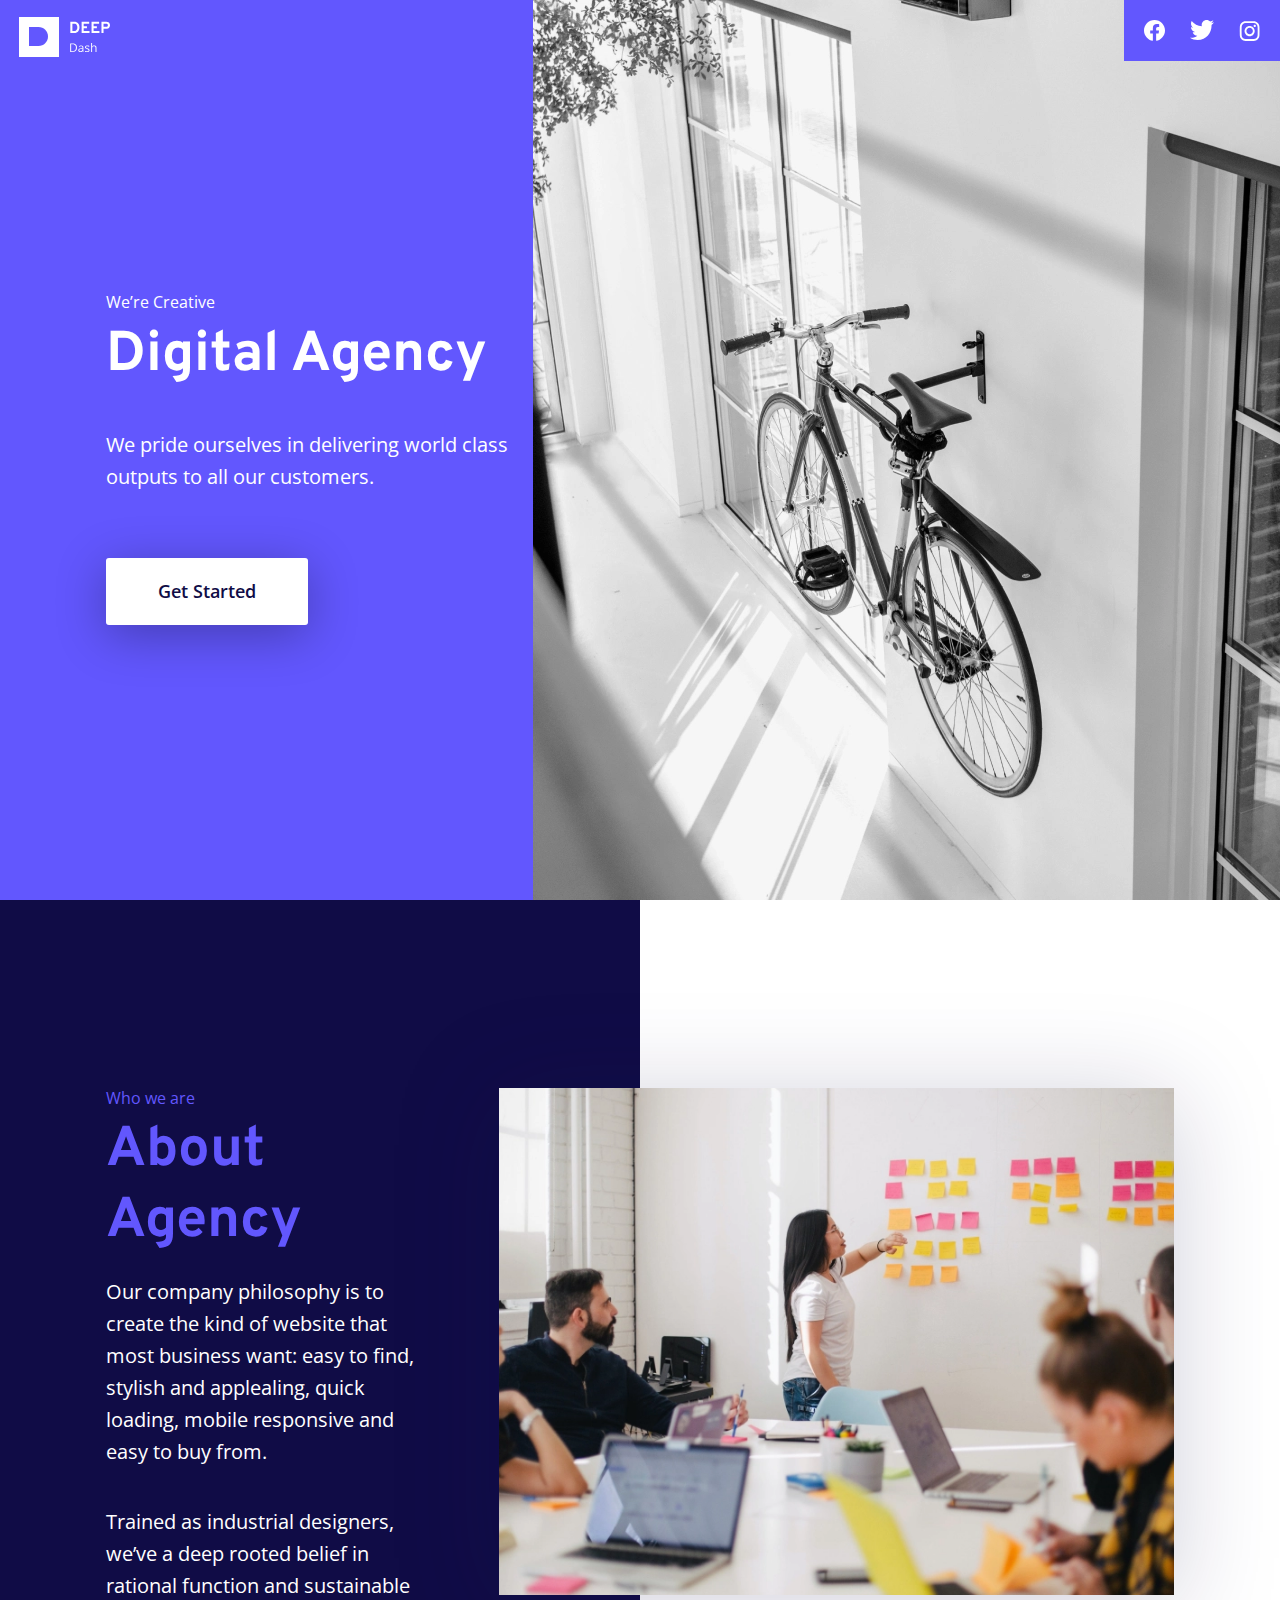
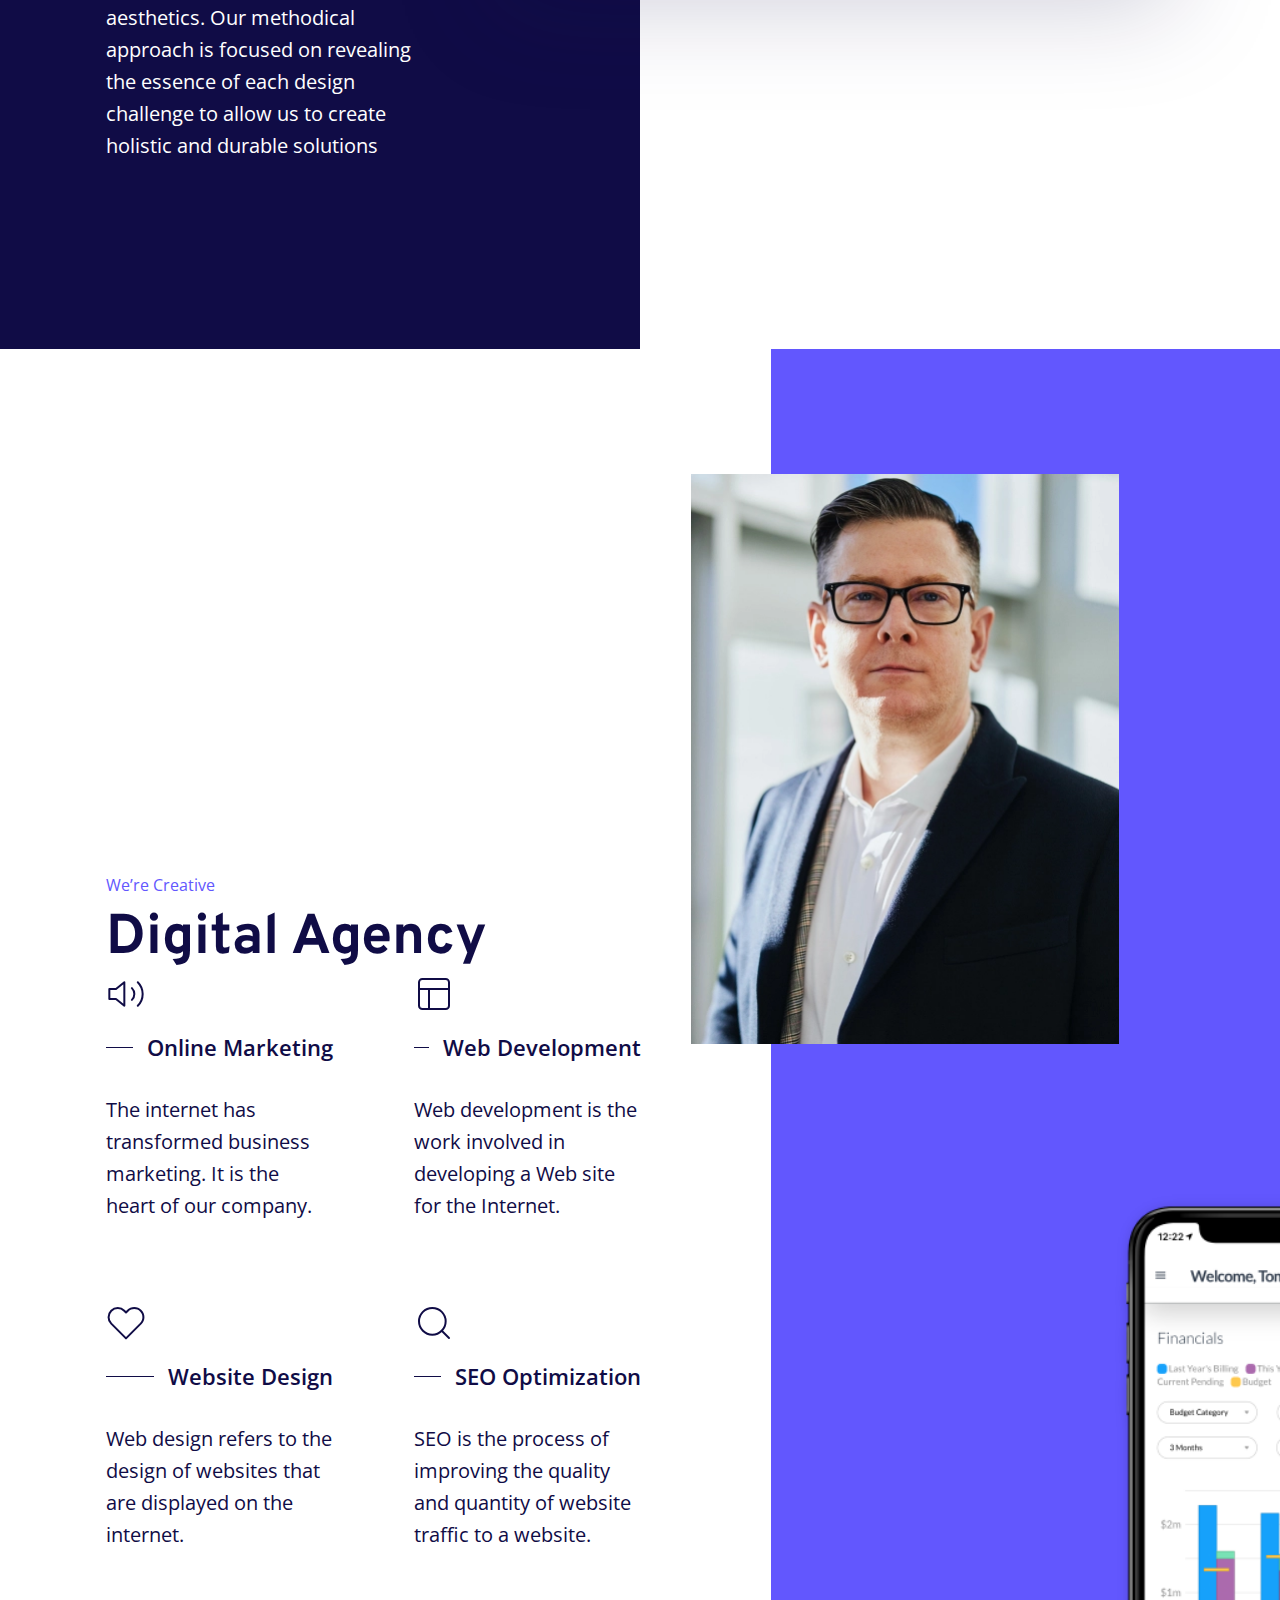
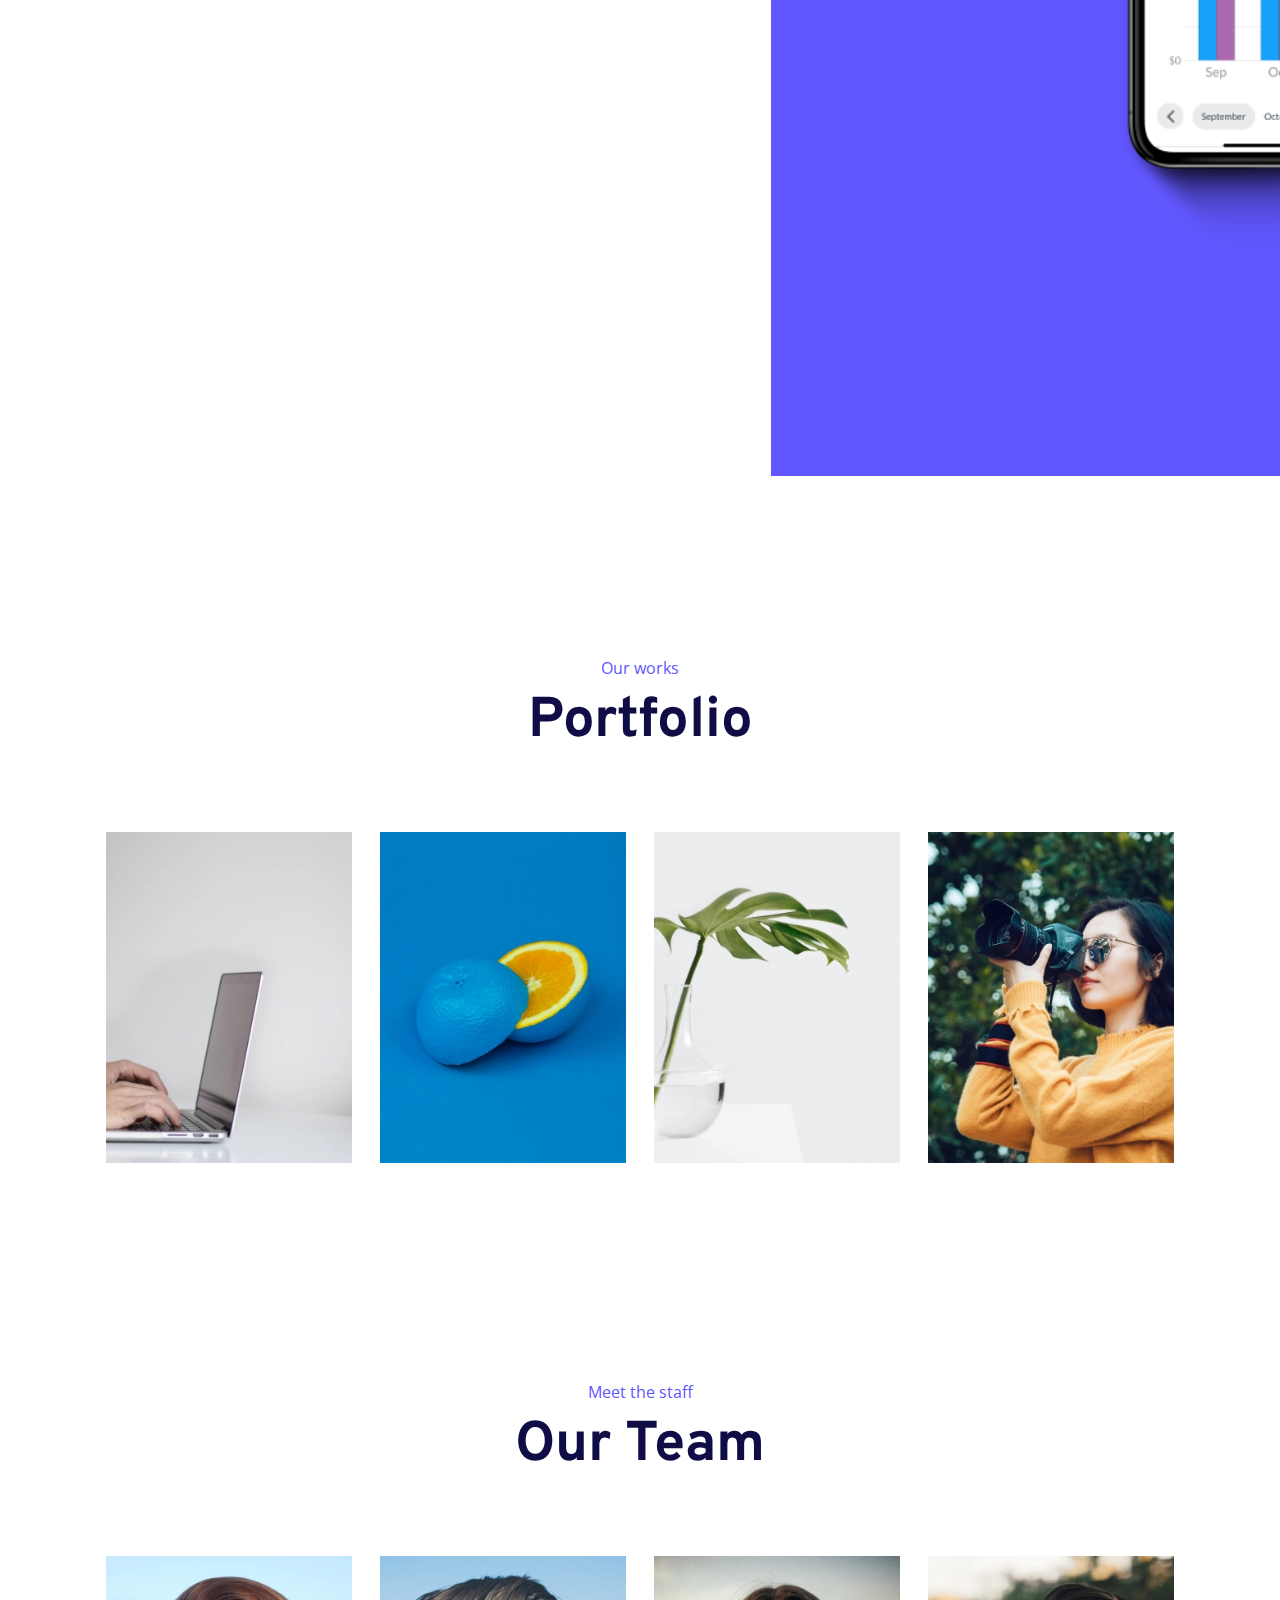
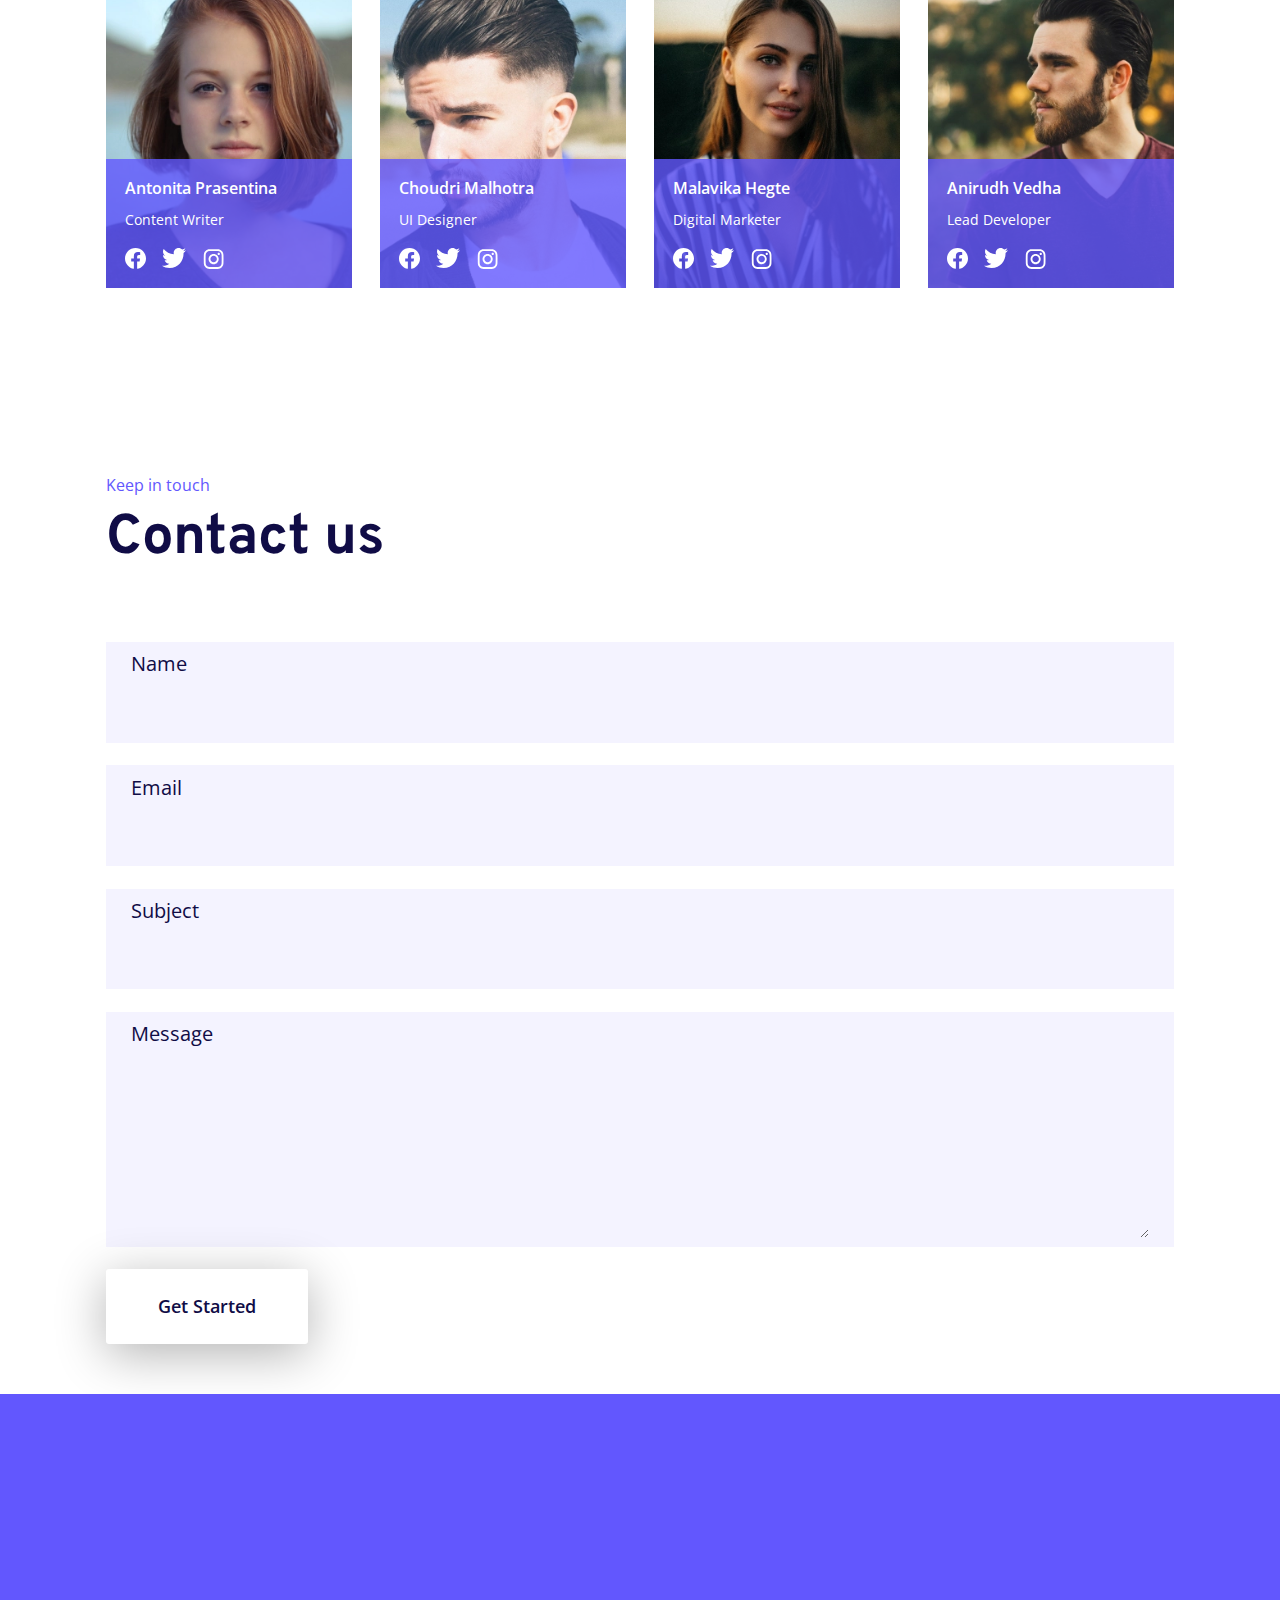
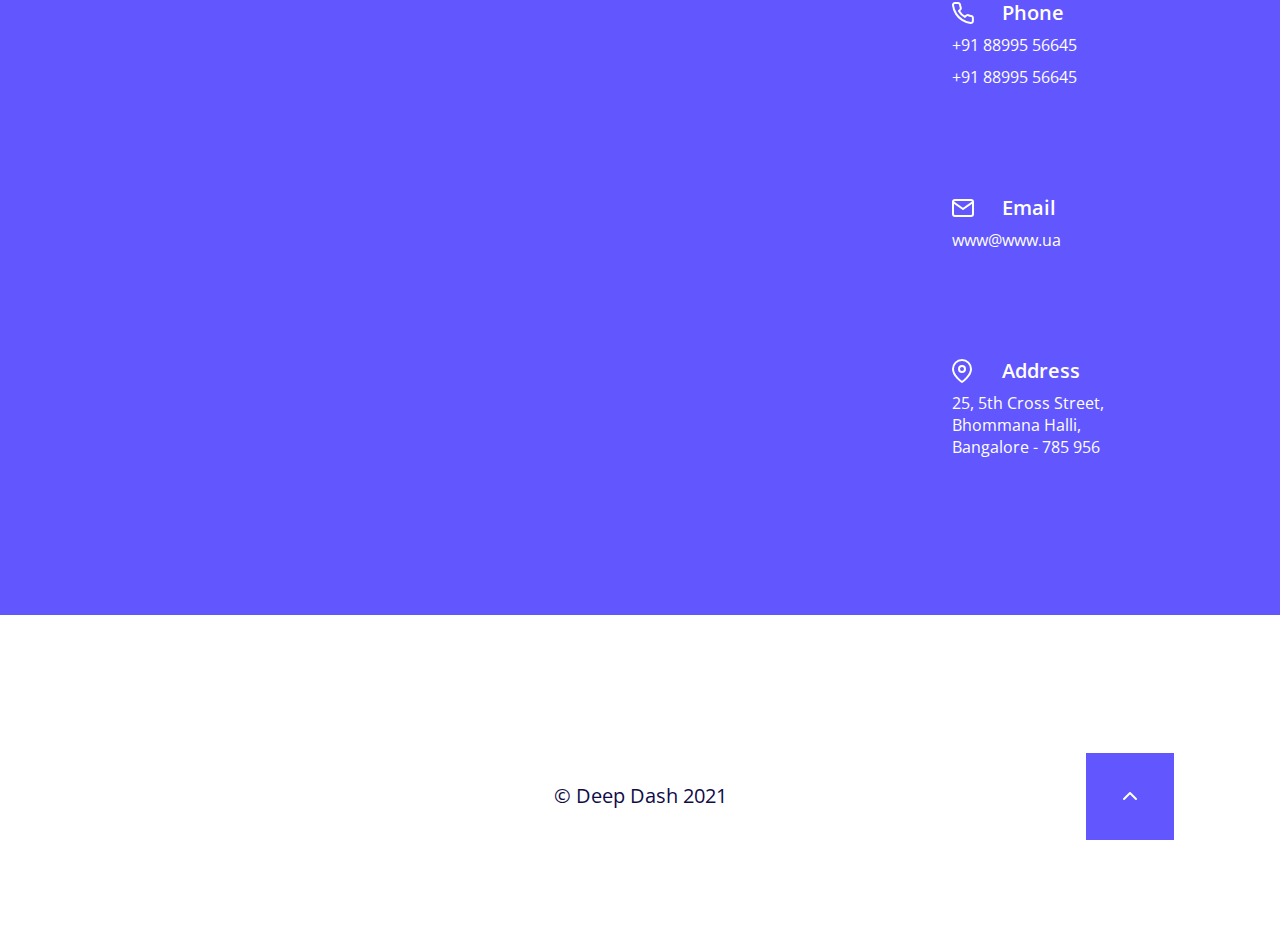
<file: DEEP/index.html>
<!DOCTYPE html>
<html lang="en">

<head>
	<meta charset="UTF-8">
	<meta http-equiv="X-UA-Compatible" content="IE=edge">
	<meta name="viewport" content="width=device-width, initial-scale=1.0">
	<link rel="stylesheet" href="css/style.css">
	<link href="https://fonts.googleapis.com/css?family=Open+Sans:regular,600&display=swap" rel="stylesheet" />
	<link href="https://fonts.googleapis.com/css?family=Overpass:700&display=swap" rel="stylesheet" />
	<title>Deep</title>
</head>

<body>
	<div class="wrapper">
		<header id="up" class="header">
			<div class="header__logo">
				<img src="img/svg/logo.svg" alt="DEEP">

			</div>
			<div class="header__social social-header">
				<a class="social-header__item">
					<img src="img/svg/fb.svg" alt="fb">
				</a>
				<a class="social-header__item">
					<img src="img/svg/tw.svg" alt="tw">
				</a>
				<a class="social-header__item">
					<img src="img/svg/in.svg" alt="in">
				</a>
			</div>

		</header>
		<main class="page">
			<section class="page__section main">
				<div class="main__container">
					<div class="main__body">
						<div class="main__header header-block">
							<div class="header-block__label">
								We’re Creative
							</div>
							<h1 class="header-block__title">
								Digital Agency
							</h1>
						</div>
						<div class="main__text text">
							<p>We pride ourselves in delivering world class outputs to all our customers.</p>
						</div>
						<a href="#" class="main__button button">
							Get Started
						</a>

					</div>
					<div class="main__image">
						<img class="main__picture" src="img/photo/first.webp" alt="pic">
					</div>
				</div>
			</section>
			<section class="page__section about">
				<div class="about__container">
					<div class="about__body">
						<div class="about__header header-block">
							<div class="header-block__label">
								Who we are
							</div>
							<h1 class="header-block__title">
								About Agency
							</h1>
						</div>
						<div class="about__text text">
							<p>Our company philosophy is to create the kind of website that most business want: easy to find,
								stylish and applealing, quick loading, mobile responsive and easy to buy from.</p>
							<p>Trained as industrial designers, we’ve a deep rooted belief in rational function and sustainable
								aesthetics. Our methodical approach is focused on revealing the essence of each design challenge
								to allow us to create holistic and durable solutions</p>
						</div>
					</div>
					<div class="about__image">
						<img class="about__picture" src="img/photo/second.webp" alt="pic">
					</div>
				</div>
			</section>
			<section class="page__section services">
				<div class="services__container">
					<div class="services__body">
						<div class="services__header header-block">
							<div class="header-block__label">
								We’re Creative
							</div>
							<h1 class="header-block__title">
								Digital Agency
							</h1>
						</div>
						<div class="services__items">
							<article class="services__item item-services">
								<div class="item-services__icon">
									<img src="img/svg/services/01.svg" alt="services">

								</div>
								<h4 class="item-services__title">
									Online Marketing
								</h4>
								<div class="item-services__text text">
									The internet has transformed business marketing. It is the heart of our company.
								</div>
							</article>
							<article class="services__item item-services">
								<div class="item-services__icon">
									<img src="img/svg/services/02.svg" alt="services">

								</div>
								<h4 class="item-services__title">
									Web Development
								</h4>
								<div class="item-services__text text">
									Web development is the work involved in developing a Web site for the Internet.
								</div>
							</article>
							<article class="services__item item-services">
								<div class="item-services__icon">
									<img src="img/svg/services/03.svg" alt="services">

								</div>
								<h4 class="item-services__title">
									Website Design
								</h4>
								<div class="item-services__text text">
									Web design refers to the design of websites that are displayed on the internet.
								</div>
							</article>
							<article class="services__item item-services">
								<div class="item-services__icon">
									<img src="img/svg/services/04.svg" alt="services">

								</div>
								<h4 class="item-services__title">
									SEO Optimization
								</h4>
								<div class="item-services__text text">
									SEO is the process of improving the quality and quantity of website traffic to a website.
								</div>
							</article>
						</div>
					</div>
					<div class="services__media">
						<div class="services__image">
							<img src="img/photo/third.webp" alt="photo">
						</div>
						<div class="services__phone">
							<img src="img/photo/phone.png" alt="photo">
						</div>
					</div>
				</div>
			</section>
			<section class="page__section portfolio">
				<div class="portfolio__container">
					<div class="portfolio__header header-block header-block_center">
						<div class="header-block__label">Our works</div>
						<h2 class="header-block__title">Portfolio</h2>
					</div>
					<div class="portfolio__items">
						<a href="" class="portfolio__item">
							<img src="img/portfolio/01.webp" alt="portfolio">
						</a>
						<a href="" class="portfolio__item">
							<img src="img/portfolio/02.webp" alt="portfolio">
						</a>
						<a href="" class="portfolio__item">
							<img src="img/portfolio/03.webp" alt="portfolio">
						</a>
						<a href="" class="portfolio__item">
							<img src="img/portfolio/04.webp" alt="portfolio">
						</a>
					</div>
				</div>

			</section>
			<section class="page__section team">
				<div class="team__container">
					<div class="team__header header-block header-block_center">
						<div class="header-block__label">Meet the staff</div>
						<h2 class="header-block__title">Our Team</h2>
					</div>
					<div class="team__items">
						<div class="team__item item-team">
							<div class="item-team__image">
								<img src="img/team/01.webp" alt="team">
							</div>
							<div class="item-team__info">
								<div class="item-team__body">
									<div class="item-team__title">Antonita Prasentina</div>
									<div class="item-team__position">Content Writer</div>
								</div>
								<div class="item-team__social social-team">
									<a href="" class="social-team__item">
										<img src="img/svg/fb.svg" alt="">
									</a>
									<a href="" class="social-team__item">
										<img src="img/svg/tw.svg" alt="">
									</a>
									<a href="" class="social-team__item">
										<img src="img/svg/in.svg" alt="">
									</a>
								</div>
							</div>
						</div>
						<div class="team__item item-team">
							<div class="item-team__image">
								<img src="img/team/02.webp" alt="team">
							</div>
							<div class="item-team__info">
								<div class="item-team__body">
									<div class="item-team__title">Choudri Malhotra</div>
									<div class="item-team__position">UI Designer</div>
								</div>
								<div class="item-team__social social-team">
									<a href="" class="social-team__item">
										<img src="img/svg/fb.svg" alt="">
									</a>
									<a href="" class="social-team__item">
										<img src="img/svg/tw.svg" alt="">
									</a>
									<a href="" class="social-team__item">
										<img src="img/svg/in.svg" alt="">
									</a>
								</div>
							</div>
						</div>
						<div class="team__item item-team">
							<div class="item-team__image">
								<img src="img/team/03.webp" alt="team">
							</div>
							<div class="item-team__info">
								<div class="item-team__body">
									<div class="item-team__title">Malavika Hegte</div>
									<div class="item-team__position">Digital Marketer</div>
								</div>
								<div class="item-team__social social-team">
									<a href="" class="social-team__item">
										<img src="img/svg/fb.svg" alt="">
									</a>
									<a href="" class="social-team__item">
										<img src="img/svg/tw.svg" alt="">
									</a>
									<a href="" class="social-team__item">
										<img src="img/svg/in.svg" alt="">
									</a>
								</div>
							</div>
						</div>
						<div class="team__item item-team">
							<div class="item-team__image">
								<img src="img/team/04.webp" alt="team">
							</div>
							<div class="item-team__info">
								<div class="item-team__body">
									<div class="item-team__title">Anirudh Vedha</div>
									<div class="item-team__position">Lead Developer</div>
								</div>
								<div class="item-team__social social-team">
									<a href="" class="social-team__item">
										<img src="img/svg/fb.svg" alt="">
									</a>
									<a href="" class="social-team__item">
										<img src="img/svg/tw.svg" alt="">
									</a>
									<a href="" class="social-team__item">
										<img src="img/svg/in.svg" alt="">
									</a>
								</div>
							</div>
						</div>
					</div>
				</div>
			</section>
			<section class="page__section contacts">
				<div class="contacts__container">
					<div class="contacts__body">
						<div class="contacts__header header-block">
							<div class="header-block__label">Keep in touch</div>
							<h2 class="header-block__title">Contact us</h2>
						</div>
						<form action="#" class="contacts__form form">
							<div class="form__line">
								<label for="i-1" class="form__label">Name</label>
								<input id="i-1" name="name" type="text" class="form__input">
							</div>
							<div class="form__line">
								<label for="i-2" class="form__label">Email</label>
								<input id="i-2" name="email" type="email" required class="form__input">
							</div>
							<div class="form__line">
								<label for="i-3" class="form__label">Subject</label>
								<input id="i-3" name="subject" type="text" class="form__input">
							</div>
							<div class="form__line">
								<label for="i-4" class="form__label">Message</label>
								<textarea class="form__input" name="message" id="i-4"></textarea>
							</div>
							<div class="form__button">
								<button type="submit" class="button button_dark">Get Started</button>
							</div>
						</form>
					</div>
					<div class="contacts__info">
						<div class="info-contacts">
							<div class="info-contacts__map">
								<iframe
									src="https://www.google.com/maps/embed?pb=!1m18!1m12!1m3!1d577.9451241461315!2d77.56048977765458!3d12.975953892829926!2m3!1f0!2f0!3f0!3m2!1i1024!2i768!4f13.1!3m3!1m2!1s0x3bae3df816a2bbc1%3A0x4f715aa1d3a719f9!2s5th%20Cross%20Magadi%20Road!5e0!3m2!1sru!2shu!4v1648547945349!5m2!1sru!2shu"
									style="border:0;" allowfullscreen="" loading="lazy"
									referrerpolicy="no-referrer-when-downgrade"></iframe>
							</div>
							<div class="info-contacts__content">
								<div class="info-contacts__block">
									<div class="info-contacts__title info-contacts__title_phone">Phone</div>
									<a href="tel:+918899556645" class="info-contacts__item">+91 88995 56645</a>
									<a href="tel:+918899556645" class="info-contacts__item">+91 88995 56645</a>
								</div>
								<div class="info-contacts__block">
									<div class="info-contacts__title info-contacts__title_email">Email</div>
									<a href="mailto:www@www.ua" class="info-contacts__item">www@www.ua</a>
								</div>
								<div class="info-contacts__block">
									<div class="info-contacts__title info-contacts__title_address">Address</div>
									<div class="info-contacts__text">
										<p>25, 5th Cross Street,</p>
										<p>Bhommana Halli,</p>
										<p>Bangalore - 785 956</p>
									</div>
								</div>
							</div>
						</div>
					</div>
				</div>
			</section>
		</main>
		<footer class=" footer">
			<div class="footer__container">
				<div class="footer__body">
					<div class="footer__copy">© Deep Dash 2021</div>
					<a href="#up" class="footer__up"></a>
				</div>
			</div>
		</footer>
	</div>
</body>

</html>
</file>
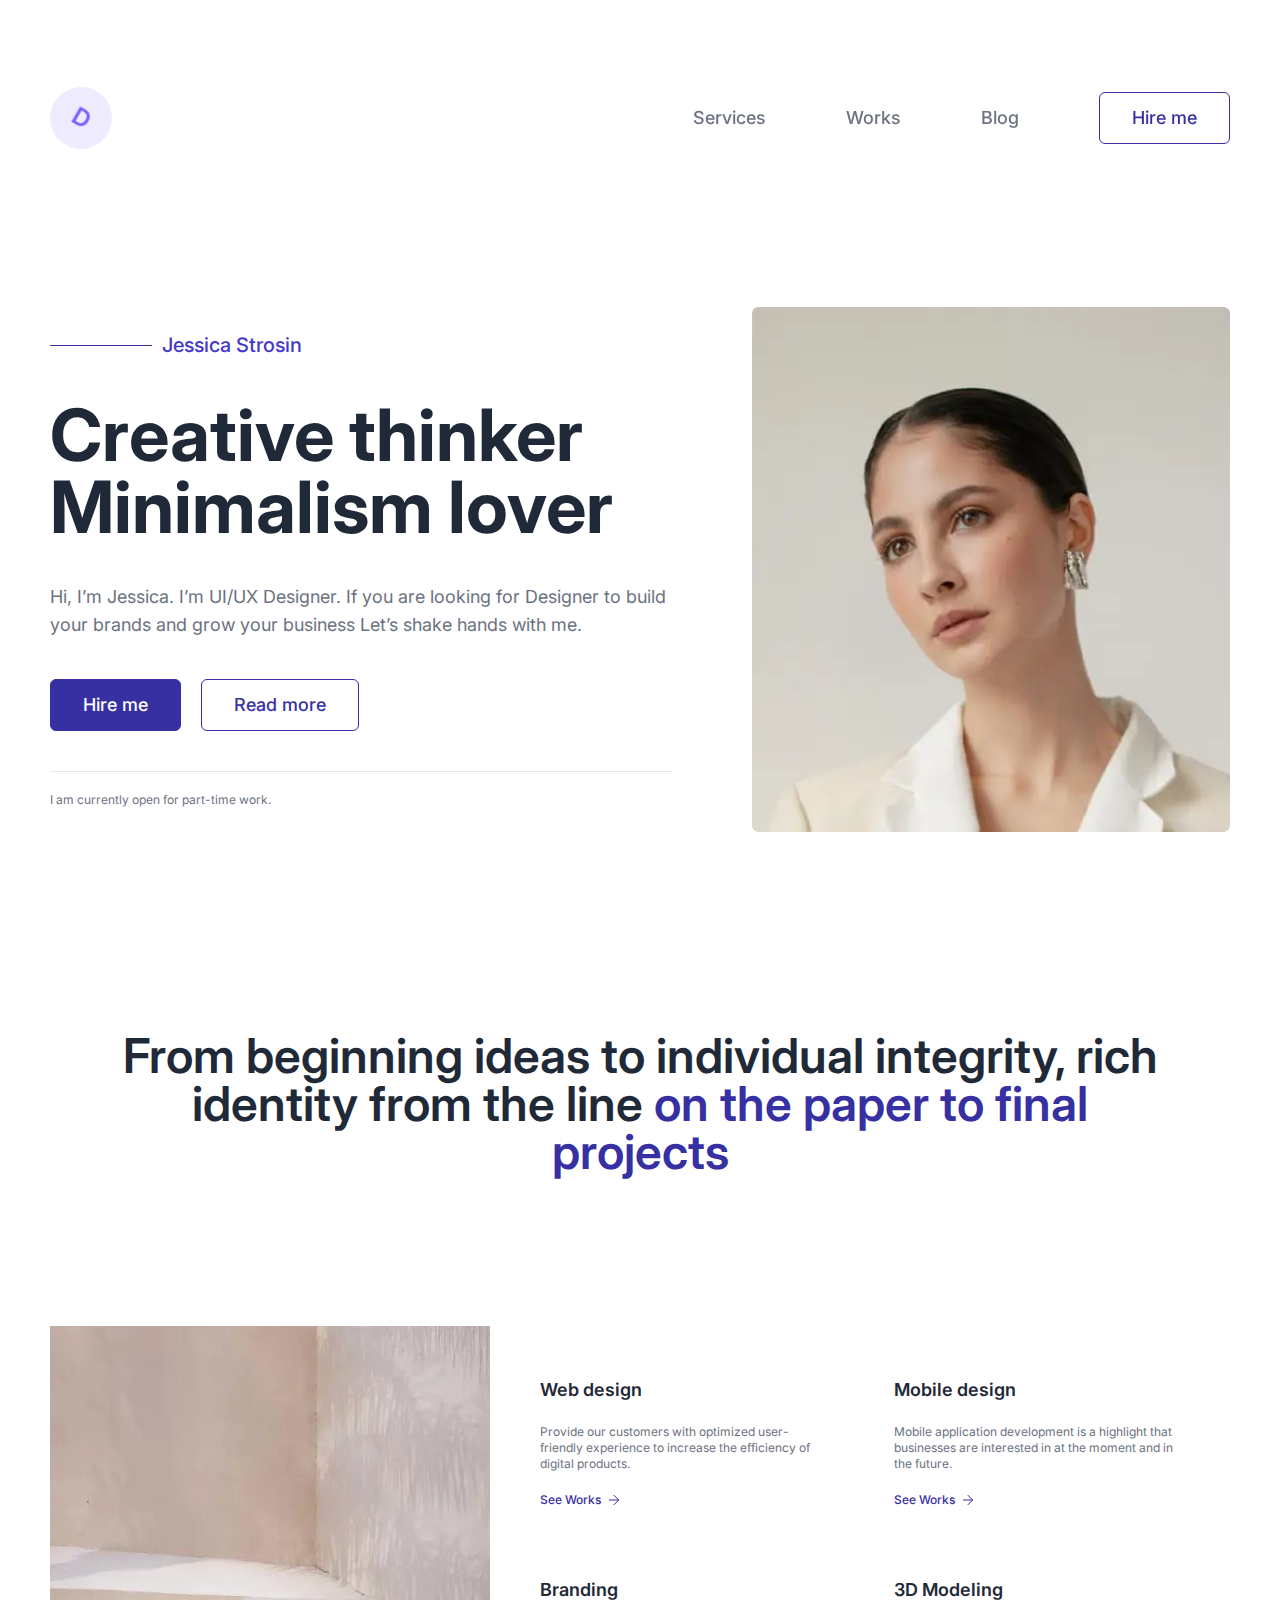
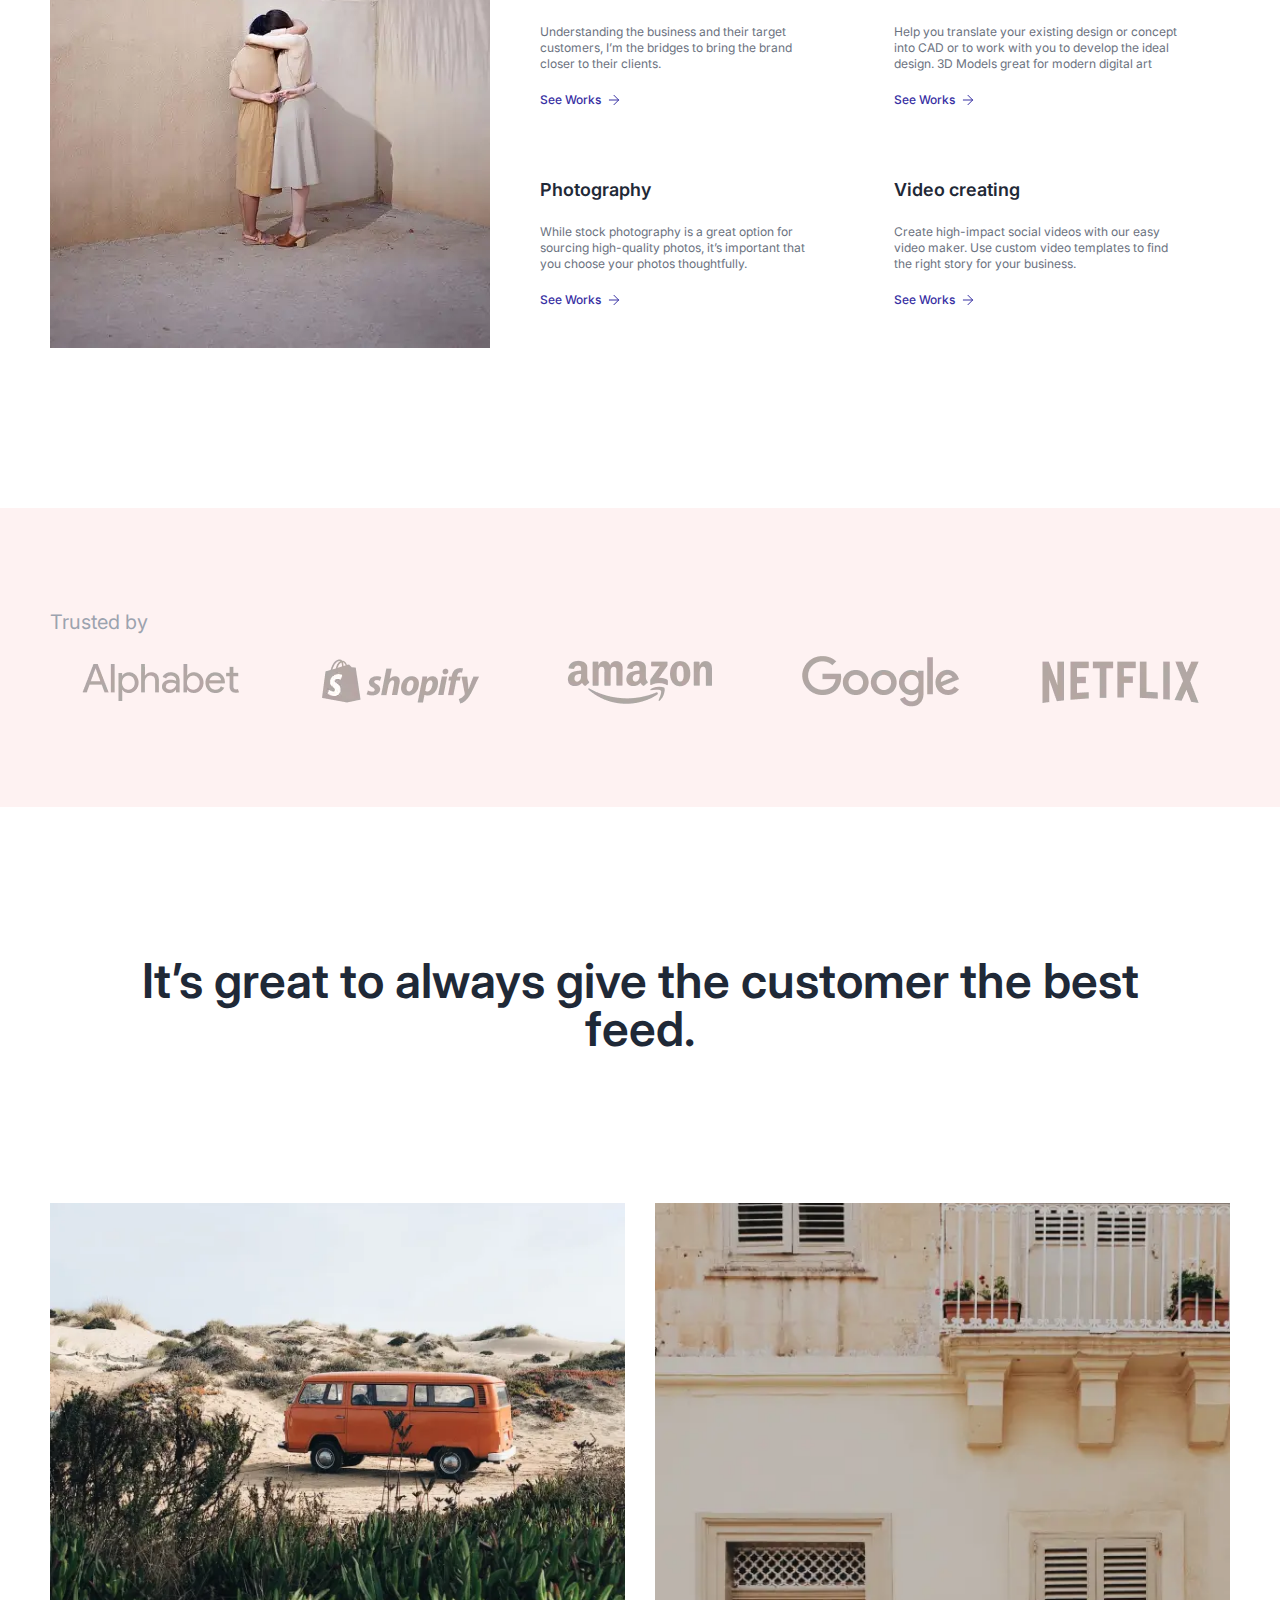
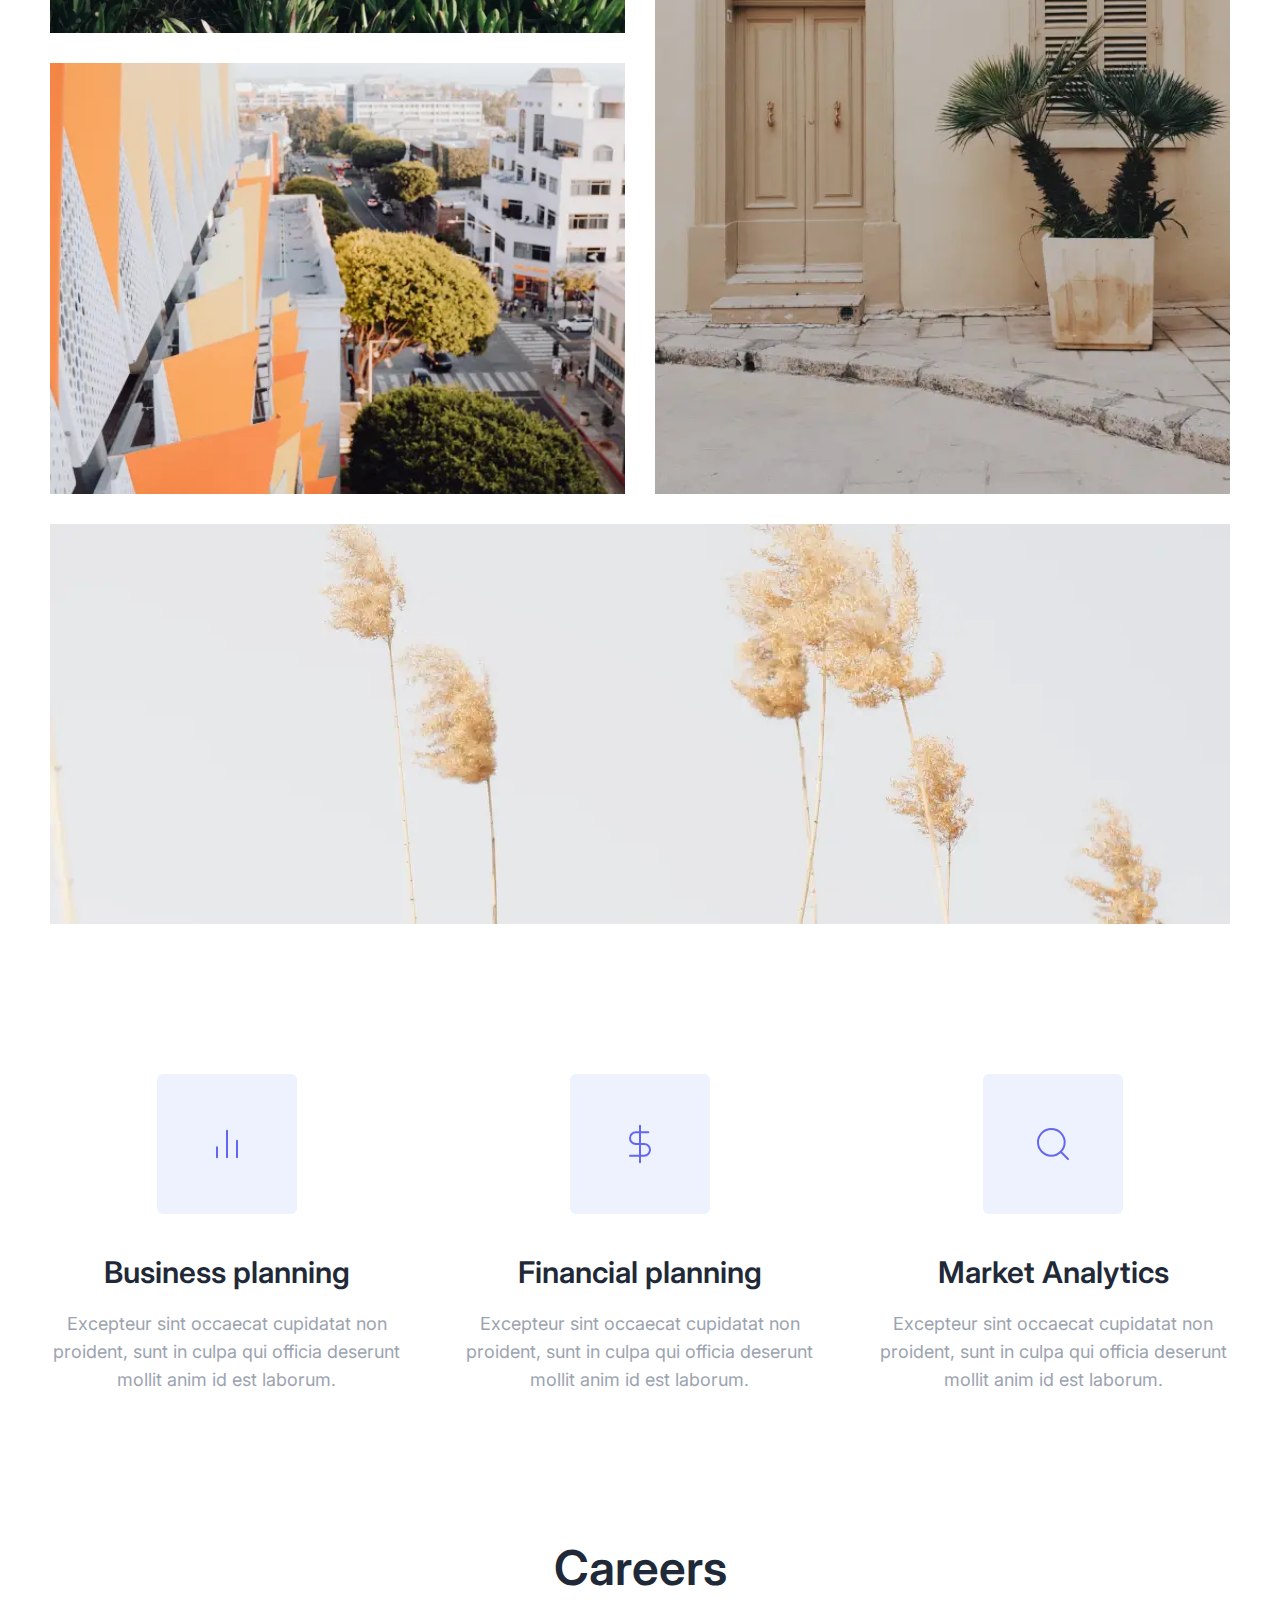
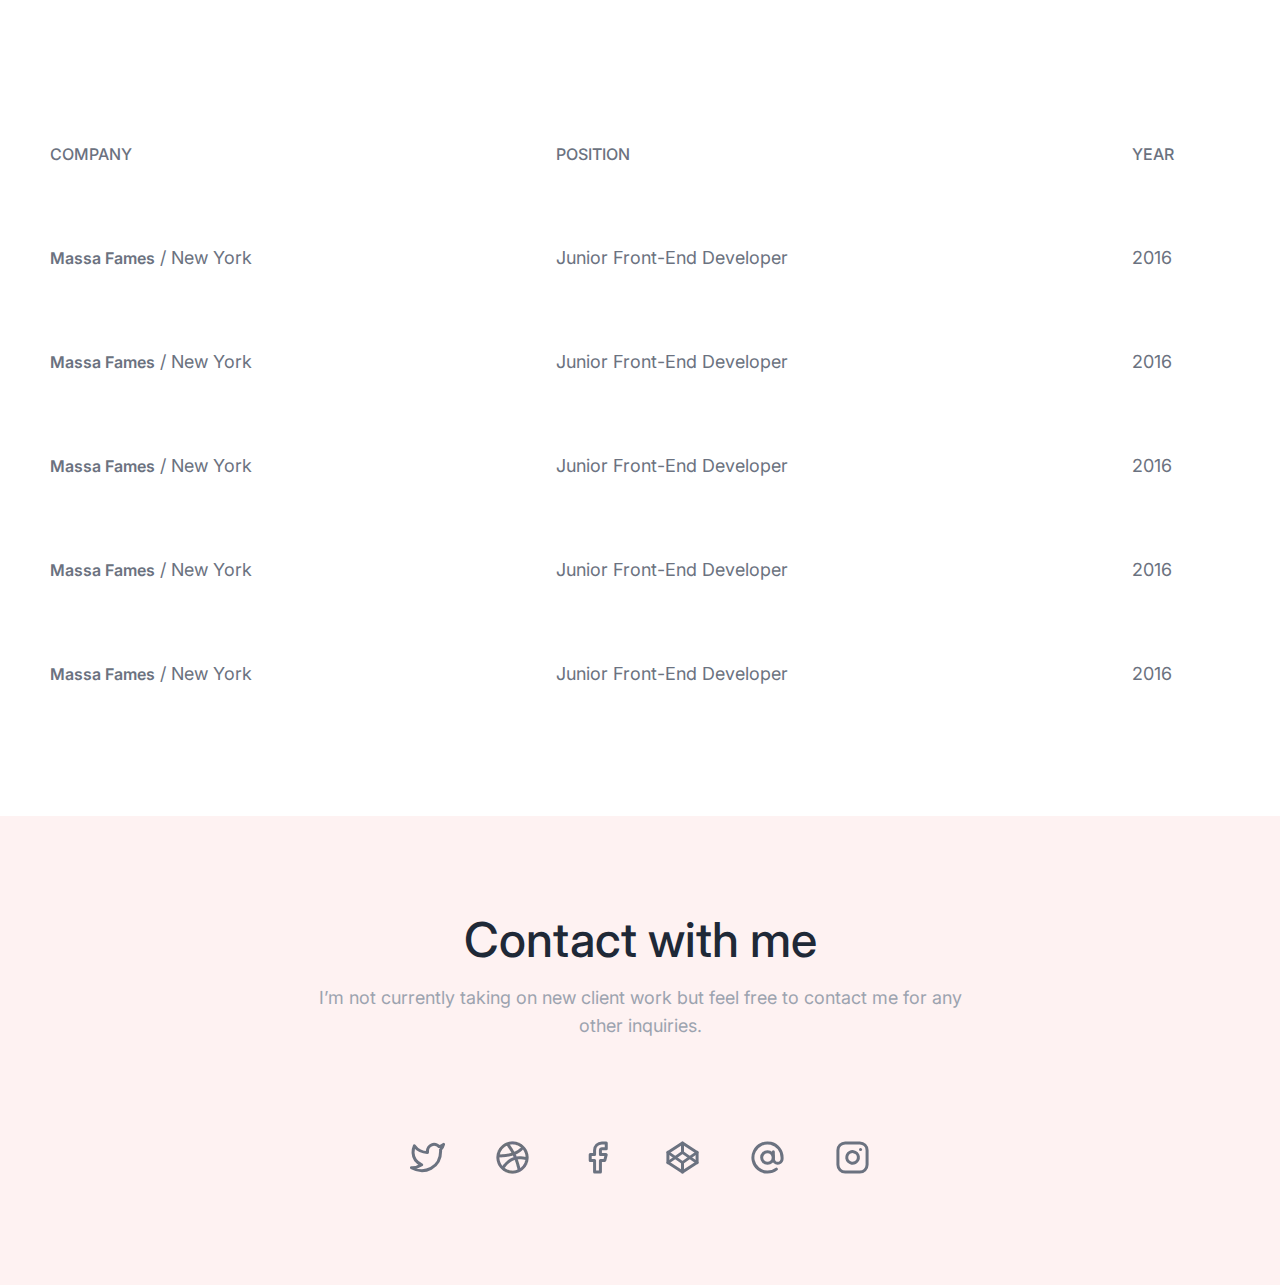
<file: CreativeThinker/home.html>
<!DOCTYPE html>
<html lang="en">

<head>
	<title>Creative thinker</title>
	<meta charset="UTF-8">
	<meta name="format-detection" content="telephone=no">
	<!-- <style>body{opacity: 0;}</style> -->
	<link rel="stylesheet" href="css/style.min.css?_v=20231124170440">
	<link rel="shortcut icon" href="favicon.ico">
	<!-- <meta name="robots" content="noindex, nofollow"> -->
	<meta name="viewport" content="width=device-width, initial-scale=1.0">
</head>

<body>
	<div class="wrapper">
		<header data-lp class="header">
			<div class="header__container">
				<a href="" class="header__logo"><span>D</span></a>
				<div class="header__menu menu">

					<nav class="menu__body">
						<ul class="menu__list">
							<li class="menu__item"> <a href="" class="menu__link">Services</a></li>
							<li class="menu__item"> <a href="" class="menu__link">Works</a></li>
							<li class="menu__item"> <a href="" class="menu__link">Blog</a></li>
						</ul>
					</nav>
				</div>
				<button data-popup="#popup" type="button" class="header__button button">Hire me</button>
				<button type="button" class="icon-menu"><span></span></button>
			</div>
		</header>
		<main class="page">
			<section class="page__section main-block">
				<div class="main-block__container">
					<div class="main-block__content content-main">
						<div class="content-main__name">
							Jessica Strosin
						</div>
						<h1 class="content-main__title">
							Creative thinker
							Minimalism lover
						</h1>
						<div class="content-main__text">
							Hi, I’m Jessica. I’m UI/UX Designer. If you are looking for Designer to build your brands and grow
							your business Let’s shake hands with me.

						</div>
						<div class="content-main__buttons">
							<button data-popup="#popup" type="button" class="content-main__button button button_bg">Hire
								me</button>
							<a href="" class="content-main__button button">Read more </a>
						</div>
						<div class="content-main__info">
							I am currently open for part-time work.
						</div>
					</div>
					<div class="main-block__image">
						<picture><source srcset="img/main_block/girl.webp" type="image/webp"><img src="img/main_block/girl.jpg" alt="girl"></picture>

					</div>
				</div>

			</section>
			<section class="services">
				<div class="services__container">
					<h2 class="services__title">From beginning ideas to individual integrity,
						rich identity from the line <span>on
							the paper to final projects</span></h2>

					<div class="services__body">
						<div class="services__image"> <picture><source srcset="img/services/image_1.webp" type="image/webp"><img src="img/services/image_1.jpg" alt="two girls hug"></picture></div>
						<div class="services__items">
							<div class="services__item item-services">
								<h4 class="item-services__title">
									Web design
								</h4>
								<div class="item-services__text">
									Provide our customers with optimized user-friendly experience to increase the efficiency of
									digital products.
								</div>
								<a href="#" class="item-services__link">See Works</a>
							</div>
							<div class="services__item item-services">
								<h4 class="item-services__title">
									Mobile design
								</h4>
								<div class="item-services__text">
									Mobile application development is a highlight that businesses are interested in at the moment
									and in the future.
								</div>
								<a href="#" class="item-services__link">See Works</a>
							</div>
							<div class="services__item item-services">
								<h4 class="item-services__title">
									Branding
								</h4>
								<div class="item-services__text">
									Understanding the business and their target customers, I’m the bridges to bring the brand
									closer to their clients.
								</div>
								<a href="#" class="item-services__link">See Works</a>
							</div>
							<div class="services__item item-services">
								<h4 class="item-services__title">
									3D Modeling
								</h4>
								<div class="item-services__text">
									Help you translate your existing design or concept into CAD or to work with you to develop
									the ideal design. 3D Models great for modern digital art
								</div>
								<a href="#" class="item-services__link">See Works</a>
							</div>
							<div class="services__item item-services">
								<h4 class="item-services__title">
									Photography
								</h4>
								<div class="item-services__text">
									While stock photography is a great option for sourcing high-quality photos, it’s important
									that you choose your photos thoughtfully.
								</div>
								<a href="#" class="item-services__link">See Works</a>
							</div>
							<div class="services__item item-services">
								<h4 class="item-services__title">
									Video creating
								</h4>
								<div class="item-services__text">
									Create high-impact social videos with our easy video maker. Use custom video templates to
									find the right story for your business.
								</div>
								<a href="#" class="item-services__link">See Works</a>
							</div>
						</div>
					</div>
				</div>
			</section>
			<section class="brands">
				<div class="brands__container">
					<h5 class="brands__label">Trusted by</h5>
					<div class="brands__items">
						<div class="brands__item">
							<picture><source srcset="img/brands/alphabet.webp" type="image/webp"><img src="img/brands/alphabet.png" alt=""></picture>
						</div>
						<div class="brands__item">
							<picture><source srcset="img/brands/shopify-original.webp" type="image/webp"><img src="img/brands/shopify-original.png" alt=""></picture>
						</div>
						<div class="brands__item">
							<picture><source srcset="img/brands/amazon.webp" type="image/webp"><img src="img/brands/amazon.png" alt=""></picture>
						</div>
						<div class="brands__item">
							<picture><source srcset="img/brands/google-original.webp" type="image/webp"><img src="img/brands/google-original.png" alt=""></picture>
						</div>
						<div class="brands__item">
							<picture><source srcset="img/brands/netflix-primary.webp" type="image/webp"><img src="img/brands/netflix-primary.png" alt=""></picture>
						</div>
					</div>
				</div>
			</section>

			<section class="gallery">
				<div class="gallery__container">

					<h2 class="gallery__title">
						It’s great to always give the customer the best feed.
					</h2>
					<div class="gallery__items">
						<a href="#" class="gallery__item item-gallery">
							<div class="item-gallery__image-ibg">
								<picture><source srcset="img/gallery/bus.webp" type="image/webp"><img src="img/gallery/bus.jpg" alt="bus"></picture>
							</div>
							<div class="item-gallery__content">
								<div class="item-gallery__body">
									<h5 class="item-gallery__title">
										Project title here
									</h5>
									<div class="item-gallery__text">
										Photograph
									</div>
								</div>
							</div>
						</a>

						<a href="#" class="gallery__item item-gallery item-gallery_row-2">
							<div class="item-gallery__image-ibg">
								<picture><source srcset="img/gallery/door_and_three.webp" type="image/webp"><img src="img/gallery/door_and_three.jpg" alt="door"></picture>
							</div>
							<div class="item-gallery__content">
								<div class="item-gallery__body">
									<h5 class="item-gallery__title">
										Project title here
									</h5>
									<div class="item-gallery__text">
										Photograph
									</div>
								</div>
							</div>
						</a>

						<a href="#" class="gallery__item item-gallery">
							<div class="item-gallery__image-ibg">
								<picture><source srcset="img/gallery/city.webp" type="image/webp"><img src="img/gallery/city.jpg" alt="city"></picture>
							</div>
							<div class="item-gallery__content">
								<div class="item-gallery__body">
									<h5 class="item-gallery__title">
										Project title here
									</h5>
									<div class="item-gallery__text">
										Photograph
									</div>
								</div>
							</div>
						</a>

						<a href="#" class="gallery__item item-gallery item-gallery__column-2">
							<div class="item-gallery__image-ibg">
								<picture><source srcset="img/gallery/plants.webp" type="image/webp"><img src="img/gallery/plants.jpg" alt="plants"></picture>
							</div>
							<div class="item-gallery__content">
								<div class="item-gallery__body">
									<h5 class="item-gallery__title">
										Project title here
									</h5>
									<div class="item-gallery__text">
										Photograph
									</div>
								</div>
							</div>
						</a>


					</div>

				</div>

			</section>
			<section class="business">
				<div class="business__container">

					<div class="business__item item-business">
						<div class="item-business__icon">
							<img src="img/new_icons/line.svg" alt="">
						</div>
						<h4 class="item-business__title">
							Business planning
						</h4>
						<div class="item-business__text">
							Excepteur sint occaecat cupidatat non proident, sunt in culpa qui officia deserunt mollit anim
							id est laborum.
						</div>
					</div>
					<div class="business__item item-business">
						<div class="item-business__icon">
							<img src="img/new_icons/dollar.svg" alt="">
						</div>
						<h4 class="item-business__title">
							Financial planning
						</h4>
						<div class="item-business__text">
							Excepteur sint occaecat cupidatat non proident, sunt in culpa qui officia deserunt mollit anim
							id est laborum.
						</div>
					</div>
					<div class="business__item item-business">
						<div class="item-business__icon">
							<img src="img/new_icons/search.svg" alt="">
						</div>
						<h4 class="item-business__title">
							Market Analytics
						</h4>
						<div class="item-business__text">
							Excepteur sint occaecat cupidatat non proident, sunt in culpa qui officia deserunt mollit anim
							id est laborum.
						</div>
					</div>

				</div>

			</section>
			<section class="careers">
				<div class="careers__container">
					<h2 class="careers__title">
						Careers
					</h2>
					<div class="careers__table table">
						<table class="table__item">
							<tr class="table__row">
								<th class="table__title">COMPANY</th>
								<th class="table__title">POSITION</th>
								<th class="table__title">YEAR</th>
							</tr>
							<tr class="table__row">
								<td class="table__cell">
									<span>Massa Fames</span> / New York
								</td>
								<td class="table__cell">
									Junior Front-End Developer
								</td>
								<td class="table__cell">
									2016
								</td>
							</tr>
							<tr class="table__row">
								<td class="table__cell">
									<span>Massa Fames</span> / New York
								</td>
								<td class="table__cell">
									Junior Front-End Developer
								</td>
								<td class="table__cell">
									2016
								</td>
							</tr>
							<tr class="table__row">
								<td class="table__cell">
									<span>Massa Fames</span> / New York
								</td>
								<td class="table__cell">
									Junior Front-End Developer
								</td>
								<td class="table__cell">
									2016
								</td>
							</tr>
							<tr class="table__row">
								<td class="table__cell">
									<span>Massa Fames</span> / New York
								</td>
								<td class="table__cell">
									Junior Front-End Developer
								</td>
								<td class="table__cell">
									2016
								</td>
							</tr>
							<tr class="table__row">
								<td class="table__cell">
									<span>Massa Fames</span> / New York
								</td>
								<td class="table__cell">
									Junior Front-End Developer
								</td>
								<td class="table__cell">
									2016
								</td>
							</tr>
						</table>
					</div>
				</div>
			</section>
		</main>
		<footer class="footer">
			<div class="footer__container">
				<h2 class="footer__title">
					Contact with me
				</h2>
				<div class="footer__text">
					I’m not currently taking on new client work but feel free to contact me for any other inquiries.
				</div>
				<div class="footer__activity activity">
					<a href="" class="activity__link">
						<img src="img/footer_active/twitter.svg" alt="">
					</a>
					<a href="" class="activity__link">
						<picture><source srcset="img/footer_active/dribbble.webp" type="image/webp"><img src="img/footer_active/dribbble.png" alt=""></picture>
					</a>
					<a href="" class="activity__link">
						<img src="img/footer_active/facebook.svg" alt="">
					</a>
					<a href="" class="activity__link">
						<img src="img/footer_active/codepen.svg" alt="">
					</a>
					<a href="" class="activity__link">
						<img src="img/footer_active/gmail.svg" alt="">
					</a>
					<a href="" class="activity__link">
						<img src="img/footer_active/instagram.svg" alt="">
					</a>
				</div>
			</div>
		</footer>
	</div>
	<div id="popup" aria-hidden="true" class="popup">
		<div class="popup__wrapper">
			<div class="popup__content">
				<button data-close type="button" class="popup__close">Close</button>
				<div class="popup__text">
					This is Popup
				</div>
			</div>
		</div>
	</div>
	<script src="js/app.min.js?_v=20231124170440"></script>
</body>

</html>
</file>
<file: DEEP/css/style.css>
*,
*::before,
*::after {
  padding: 0;
  margin: 0;
  border: 0;
  -webkit-box-sizing: border-box;
          box-sizing: border-box;
}

a {
  text-decoration: none;
  color: inherit;
}

li {
  list-style: none;
}

img {
  vertical-align: top;
}

h1,
h2,
h3,
h4,
h5,
h6 {
  font-weight: inherit;
  font-size: inherit;
}

html,
body {
  height: 100%;
  line-height: 1;
}

textarea,
button,
input {
  font-weight: inherit;
  font-size: inherit;
  color: inherit;
  font-family: inherit;
}

button {
  cursor: pointer;
  background-color: inherit;
}

.wrapper {
  overflow: hidden;
  min-height: 100%;
  display: -webkit-box;
  display: -ms-flexbox;
  display: flex;
  -webkit-box-orient: vertical;
  -webkit-box-direction: normal;
      -ms-flex-direction: column;
          flex-direction: column;
}

body {
  line-height: 1;
  font-family: "Open Sans";
  font-size: 20px;
  color: #100c46;
}

[class*=__container] {
  padding: 0 5.3125em;
}

@media (max-width: 1200px) {
  [class*=__container] {
    padding: 0px 15px;
  }
}
.header {
  position: absolute;
  z-index: 5;
  display: -webkit-box;
  display: -ms-flexbox;
  display: flex;
  width: 100%;
  top: 0;
  left: 0;
  -webkit-box-align: start;
      -ms-flex-align: start;
          align-items: flex-start;
  -webkit-box-pack: justify;
      -ms-flex-pack: justify;
          justify-content: space-between;
}
.header__logo {
  padding: 17px 0 17px 19px;
}
.header__social {
  display: -webkit-box;
  display: -ms-flexbox;
  display: flex;
  padding: 20px;
  background-color: #6257fe;
  -webkit-column-gap: 25px;
     -moz-column-gap: 25px;
          column-gap: 25px;
}

/*----------------------------*/
.page {
  -webkit-box-flex: 1;
      -ms-flex: 1 1 auto;
          flex: 1 1 auto;
  display: -webkit-box;
  display: -ms-flexbox;
  display: flex;
  -webkit-box-orient: vertical;
  -webkit-box-direction: normal;
      -ms-flex-direction: column;
          flex-direction: column;
}
.main {
  background: #6257FE;
}
.main__container {
  display: -webkit-box;
  display: -ms-flexbox;
  display: flex;
  min-height: 100vh;
}
@media (max-width: 767.98px) {
  .main__container {
    -webkit-box-orient: vertical;
    -webkit-box-direction: normal;
        -ms-flex-direction: column;
            flex-direction: column;
  }
}
.main__body {
  -webkit-box-flex: 0;
      -ms-flex: 0 0 40%;
          flex: 0 0 40%;
  -ms-flex-item-align: center;
      align-self: center;
  padding: 6.25em 0.625em 6.25em 0em;
}
@media (max-width: 1200px) {
  .main__body {
    -webkit-box-flex: 0;
        -ms-flex: 0 0 41.5%;
            flex: 0 0 41.5%;
  }
}
@media (max-width: 767.98px) {
  .main__body {
    -ms-flex-item-align: stretch;
        align-self: stretch;
    padding-top: 6.25em;
    padding-bottom: 1.875em;
  }
}
.main__header {
  color: #fff;
}
.main__header:not(:last-child) {
  margin-bottom: 1.875em;
}
@media (max-width: 767.98px) {
  .main__header:not(:last-child) .main__header:not(:last-child) {
    margin-bottom: 1.25em;
  }
}
.main__header .header-block__label {
  color: #fff;
}
.main__text {
  color: #fff;
  max-width: 25em;
}
.main__text:not(:last-child) {
  margin-bottom: 4.1875em;
}
@media (max-width: 767.98px) {
  .main__text:not(:last-child) {
    margin-bottom: 1.875em;
  }
}
.main__image {
  -webkit-box-flex: 1;
      -ms-flex: 1 1 auto;
          flex: 1 1 auto;
  position: relative;
  margin-right: -5.3125em;
}
@media (max-width: 1200px) {
  .main__image {
    margin-right: -0.9375em;
  }
}
@media (max-width: 767.98px) {
  .main__image {
    margin: 0em -0.9375em;
    padding: 0px 0px 95% 0px;
  }
}
.main__picture {
  position: absolute;
  top: 0;
  left: 0;
  width: 100%;
  height: 100%;
  -o-object-fit: cover;
     object-fit: cover;
}

.button {
  cursor: pointer;
  padding: 1.1875em 2.875em;
  background: #FFFFFF;
  color: #100c46;
  font-weight: 600;
  font-size: 1.125rem;
  line-height: 177.777778%; /* 32/18 */
  border-radius: 3px;
  -webkit-box-shadow: 0px 10px 50px rgba(0, 0, 0, 0.3);
          box-shadow: 0px 10px 50px rgba(0, 0, 0, 0.3);
  -webkit-transition: all 0.3s ease 0s;
  -o-transition: all 0.3s ease 0s;
  transition: all 0.3s ease 0s;
  text-align: center;
}
@media (max-width: 767.98px) {
  .button {
    width: 100%;
  }
}

.button:hover {
  background-color: #100c46;
  color: #fff;
}

.header-block__label {
  font-size: 1rem;
  line-height: 1.37;
  color: #6257fe;
}
.header-block__label:not(:last-child) {
  margin-bottom: 0.4375em;
}
.header-block__title {
  font-family: Overpass;
  font-weight: 700;
  font-size: 3.5rem;
  line-height: 1.26;
}
@media (max-width: 75em) {
  .header-block__title {
    font-size: 2.75rem;
  }
}

.text {
  line-height: 1.6;
}

.text p:not(:last-child) {
  margin-bottom: 1.875em;
}

.about::before {
  content: "";
  position: absolute;
  top: 0;
  left: 0;
  width: 50%;
  height: 100%;
  background-color: #100c46;
}

.about {
  position: relative;
  padding: 9.375em 0em;
}
@media (max-width: 1200px) {
  .about {
    padding: 3.125em 0em;
  }
}
@media (max-width: 991.98px) {
  .about {
    background-color: #100c46;
    padding: 3.125em 0em 0em 0em;
  }
  .about .about::before {
    display: none;
  }
}
.about__container {
  position: relative;
  z-index: 2;
  display: -webkit-box;
  display: -ms-flexbox;
  display: flex;
  -webkit-box-align: start;
      -ms-flex-align: start;
          align-items: flex-start;
}
@media (max-width: 991.98px) {
  .about__container {
    -webkit-box-orient: vertical;
    -webkit-box-direction: normal;
        -ms-flex-direction: column;
            flex-direction: column;
    -webkit-box-align: stretch;
        -ms-flex-align: stretch;
            align-items: stretch;
  }
}
.about__body {
  -webkit-box-flex: 0;
      -ms-flex: 0 1 50%;
          flex: 0 1 50%;
  -ms-flex-item-align: center;
      align-self: center;
  padding: 0em 10em 0em 0em;
}
@media (max-width: 61.99875em) {
  .about__body {
    padding: 0em;
    margin: 0em 0em 1.875em 0em;
  }
}
.about__header {
  color: #6257fe;
}
.about__header:not(:last-child) {
  margin-bottom: 0.9375em;
}
.about__text {
  color: #fff;
}
.about__image {
  position: relative;
  -webkit-box-flex: 1;
      -ms-flex: 1 1 auto;
          flex: 1 1 auto;
  padding: 0px 0px 47.5% 0px;
  margin: 0em 0em 0em -7.0625em;
  -webkit-filter: drop-shadow(0px 10px 50px rgba(16, 12, 70, 0.2));
          filter: drop-shadow(0px 10px 50px rgba(16, 12, 70, 0.2));
}
@media (max-width: 61.99875em) {
  .about__image {
    margin: 0em -0.9375em;
  }
}
.about__picture {
  position: absolute;
  top: 0;
  left: 0;
  width: 100%;
  height: 100%;
  -o-object-fit: cover;
     object-fit: cover;
}

.services {
  overflow: hidden;
}
@media (max-width: 991.98px) {
  .services {
    background-color: #6257fe;
  }
}
.services__container {
  display: -webkit-box;
  display: -ms-flexbox;
  display: flex;
  -webkit-box-align: center;
      -ms-flex-align: center;
          align-items: center;
}
@media (max-width: 991.98px) {
  .services__container {
    -webkit-box-orient: vertical;
    -webkit-box-direction: normal;
        -ms-flex-direction: column;
            flex-direction: column;
  }
}
.services__body {
  -webkit-box-flex: 0;
      -ms-flex: 0 0 54.8%;
          flex: 0 0 54.8%;
  padding: 1.875em 2.5em 1.875em 0em;
}
@media (max-width: 991.98px) {
  .services__body {
    -webkit-box-flex: 1;
        -ms-flex: 1 1 auto;
            flex: 1 1 auto;
    background-color: #fff;
    margin: 0em -0.9375em;
    padding: 2.5em 0.9375em;
  }
}
.services__header:not(:last-child) {
  margin-bottom: en(85);
}
@media (max-width: 1200px) {
  .services__header:not(:last-child) {
    margin: 0em 0em 2.5em 0em;
  }
}
.services__items {
  -webkit-box-flex: 1;
      -ms-flex: 1 1 auto;
          flex: 1 1 auto;
  display: grid;
  grid-template-columns: repeat(2, 1fr);
  gap: 4.0625em;
}
@media (max-width: 650px) {
  .services__items {
    display: grid;
    grid-template-columns: auto;
    gap: 1.875em;
  }
}
.services__media {
  position: relative;
  padding: 10.3125em 0em;
}
@media (max-width: 95em) {
  .services__media {
    position: relative;
    padding: 6.25em 0em;
  }
}
@media (max-width: 991.98px) {
  .services__media {
    padding: 2.5em 0em 6.25em 0em;
  }
}
.services__media::before {
  content: "";
  position: absolute;
  width: 100vw;
  left: 4em;
  top: 50%;
  -webkit-transform: translate(0px, -50%);
      -ms-transform: translate(0px, -50%);
          transform: translate(0px, -50%);
  height: 200vh;
  background-color: #6257fe;
}
@media (max-width: 991.98px) {
  .services__media::before {
    display: none;
  }
}
.services__image {
  max-width: 26.6875em;
  position: relative;
  z-index: 2;
}
.services__image img {
  width: 100%;
}
.services__phone {
  width: 21.375em;
  z-index: 2;
  position: absolute;
  left: 18.125em;
  bottom: -1.25em;
  display: inline-block;
}
@media (max-width: 1520px) {
  .services__phone {
    position: relative;
    padding: 6.25em 0em;
  }
}
.services__phone img {
  width: 100%;
}

.item-services__icon {
  margin: 0em 0em 0.875em 0em;
}
.item-services__title {
  font-weight: 600;
  font-size: 1.375rem;
  line-height: 1.45;
  display: -webkit-box;
  display: -ms-flexbox;
  display: flex;
  -webkit-box-align: center;
      -ms-flex-align: center;
          align-items: center;
  margin: 0em 0em 1.375em 0em;
}
.item-services__title:before {
  content: "";
  height: 0.0625em;
  -webkit-box-flex: 1;
      -ms-flex: 1 1 auto;
          flex: 1 1 auto;
  background-color: #100c46;
  margin: 0em 0.625em 0em 0em;
}
.portfolio {
  padding: 9.0625em 0em;
}
@media (max-width: 75em) {
  .portfolio {
    padding: 3.125em 0em 3.125em 0em;
  }
}
.portfolio__header {
  margin-bottom: 3.75em;
}
@media (max-width: 75em) {
  .portfolio__header {
    margin-bottom: 1.25em;
  }
}
.portfolio__items {
  display: grid;
  gap: 1.4375em;
  grid-template-columns: repeat(4, 1fr);
}
@media (max-width: 61.99875em) {
  .portfolio__items {
    grid-template-columns: repeat(3, 1fr);
  }
}
@media (max-width: 767.98px) {
  .portfolio__items {
    gap: 0.9375em;
    grid-template-columns: repeat(2, 1fr);
  }
}
.portfolio__item {
  position: relative;
  padding-bottom: 135%;
}
.portfolio__item img {
  position: absolute;
  width: 100%;
  height: 100%;
  top: 0;
  left: 0;
  -o-object-fit: cover;
     object-fit: cover;
}

.team {
  padding: 1.875em 0em 9.375em 0em;
}
@media (max-width: 75em) {
  .team {
    padding-bottom: 3.125em;
  }
}
.team__header {
  margin-bottom: 3.75em;
}
@media (max-width: 75em) {
  .team__header {
    margin-bottom: 1.25em;
  }
}
.team__items {
  display: grid;
  gap: 1.4375em;
  grid-template-columns: repeat(4, 1fr);
}
@media (max-width: 61.99875em) {
  .team__items {
    grid-template-columns: repeat(3, 1fr);
  }
}
@media (max-width: 47.99875em) {
  .team__items {
    gap: 0.9375em;
    grid-template-columns: repeat(2, 1fr);
  }
}
@media (max-width: 37.5em) {
  .team__items {
    grid-template-columns: repeat(1, 1fr);
  }
}
.header-block_center {
  text-align: center;
}
.item-team {
  position: relative;
}
.item-team__image {
  position: relative;
  padding-bottom: 135%;
}
.item-team__image img {
  position: absolute;
  width: 100%;
  height: 100%;
  top: 0;
  left: 0;
  -o-object-fit: cover;
     object-fit: cover;
}
.item-team__info {
  display: -webkit-box;
  display: -ms-flexbox;
  display: flex;
  -ms-flex-wrap: wrap;
      flex-wrap: wrap;
  -webkit-box-align: center;
      -ms-flex-align: center;
          align-items: center;
  position: absolute;
  bottom: 0;
  gap: 0.625em;
  left: 0;
  width: 100%;
  padding: 0.9375em;
  background-color: rgba(98, 87, 254, 0.8);
}
.item-team__body {
  -webkit-box-flex: 1;
      -ms-flex: 1 0 auto;
          flex: 1 0 auto;
  color: #fff;
}
.item-team__title {
  font-size: 1rem;
  font-weight: 600;
  line-height: 1.3;
  margin: 0em 0em 0.3125em 0em;
}
.item-team__position {
  font-size: 0.875rem;
  line-height: 2.28;
}
.social-team {
  display: -webkit-box;
  display: -ms-flexbox;
  display: flex;
  gap: 0.8125em;
}
.contacts__container {
  display: -webkit-box;
  display: -ms-flexbox;
  display: flex;
  -webkit-box-align: center;
      -ms-flex-align: center;
          align-items: center;
}
@media (max-width: 93.75em) {
  .contacts__container {
    -webkit-box-orient: vertical;
    -webkit-box-direction: normal;
        -ms-flex-direction: column;
            flex-direction: column;
    -webkit-box-align: stretch;
        -ms-flex-align: stretch;
            align-items: stretch;
  }
}
.contacts__body {
  -webkit-box-flex: 0;
      -ms-flex: 0 0 41%;
          flex: 0 0 41%;
  padding: 0em 4.6875em 0em 0em;
}
@media (max-width: 93.75em) {
  .contacts__body {
    -webkit-box-flex: 0;
        -ms-flex: 0 0 auto;
            flex: 0 0 auto;
    padding: 0em 0em 2.5em 0em;
  }
}
.contacts__header {
  margin: 0em 0em 3.375em 0em;
}
@media (max-width: 75em) {
  .contacts__header {
    margin: 0em 0em 1.25em 0em;
  }
}
.contacts__form {
  display: grid;
  gap: 1.125em;
}
.contacts__info {
  -webkit-box-flex: 1;
      -ms-flex: 1 1 auto;
          flex: 1 1 auto;
  padding: 8.75em 0em;
  position: relative;
}
@media (max-width: 93.75em) {
  .contacts__info {
    margin: 0em -0.9375em;
    padding: 2.5em 0.9375em 0em 0.9375em;
  }
}
.contacts__info::before {
  content: "";
  position: absolute;
  width: 200vw;
  left: 15.9375em;
  height: 100%;
  top: 0;
  background-color: #6257fe;
}
@media (max-width: 93.75em) {
  .contacts__info::before {
    left: -5.3125em;
  }
}

.form__line {
  padding: 0.3125em 1.25em;
  background: #f4f3ff;
}
.form__label {
  display: block;
  line-height: 2rem;
}
.form__input {
  width: 100%;
  height: 2.8125em;
  font-size: 1.25rem;
  border-radius: 0.3125em;
  background-color: transparent;
}
.form__input:focus {
  outline: 0.0625em solid #736cc7;
}
.form textarea.form__input {
  resize: vertical;
  height: 9.375em;
}
.info-contacts {
  display: -webkit-box;
  display: -ms-flexbox;
  display: flex;
  -webkit-box-align: center;
      -ms-flex-align: center;
          align-items: center;
  gap: 2.8125em;
}
@media (max-width: 61.99875em) {
  .info-contacts {
    display: -webkit-box;
    display: -ms-flexbox;
    display: flex;
    -webkit-box-align: stretch;
        -ms-flex-align: stretch;
            align-items: stretch;
    -webkit-box-orient: vertical;
    -webkit-box-direction: reverse;
        -ms-flex-direction: column-reverse;
            flex-direction: column-reverse;
  }
}
.info-contacts__map {
  -webkit-box-flex: 0;
      -ms-flex: 0 0 74%;
          flex: 0 0 74%;
  height: 38.5625em;
  position: relative;
}
@media (max-width: 61.99875em) {
  .info-contacts__map {
    -webkit-box-flex: 1;
        -ms-flex: 1 1 auto;
            flex: 1 1 auto;
    height: 28.125em;
    margin: 0em -0.9375em;
  }
}
.info-contacts__map iframe {
  position: absolute;
  width: 100%;
  height: 100%;
  top: 0;
  left: 0;
  -o-object-fit: cover;
     object-fit: cover;
}
.info-contacts__content {
  -webkit-box-flex: 1;
      -ms-flex: 1 1 auto;
          flex: 1 1 auto;
  color: #fff;
  position: relative;
  z-index: 2;
  display: grid;
  gap: 5.3125em;
}
@media (max-width: 61.99875em) {
  .info-contacts__content {
    grid-template-columns: repeat(3, 1fr);
    gap: 1.875em;
    -webkit-box-align: start;
        -ms-flex-align: start;
            align-items: start;
  }
}
@media (max-width: 37.5em) {
  .info-contacts__content {
    grid-template-columns: repeat(1, 1fr);
  }
}
.info-contacts__block {
  display: grid;
  gap: 0.5em;
}
.info-contacts__title {
  font-weight: 600;
  padding: 0em 0em 0em 2.5em;
  line-height: 1.5625rem;
}
.info-contacts__title_phone {
  background: url("../img/team/phone.svg") left no-repeat;
}
.info-contacts__title_email {
  background: url("../img/team/mail.svg") left no-repeat;
}
.info-contacts__title_address {
  background: url("../img/team/adress.svg") left no-repeat;
}
.info-contacts__item {
  color: #fff;
  font-size: 1rem;
  line-height: 1.37;
}
.info-contacts__item:hover {
  text-decoration: underline;
}
.info-contacts__text {
  font-size: 1rem;
  line-height: 1.37;
}

.footer {
  padding: 6.875em 0em 5em 0em;
}
@media (max-width: 61.99875em) {
  .footer {
    padding: 2.5em 0em 2.5em 0em;
  }
}
.footer__body {
  position: relative;
  height: 4.375em;
  display: -webkit-box;
  display: -ms-flexbox;
  display: flex;
  -webkit-box-pack: center;
      -ms-flex-pack: center;
          justify-content: center;
  -webkit-box-align: center;
      -ms-flex-align: center;
          align-items: center;
}
@media (max-width: 61.99875em) {
  .footer__body {
    -webkit-box-orient: vertical;
    -webkit-box-direction: reverse;
        -ms-flex-direction: column-reverse;
            flex-direction: column-reverse;
    gap: 0.9375em;
  }
}
.footer__copy {
  text-align: center;
}
.footer__up {
  position: absolute;
  right: 0;
  top: 0;
  width: 4.375em;
  height: 4.375em;
  -webkit-box-flex: 0;
      -ms-flex: 0 0 4.375em;
          flex: 0 0 4.375em;
  z-index: 2;
  background: #6257fe url("../img/team/chevron-up.svg") center no-repeat;
}
@media (max-width: 61.99875em) {
  .footer__up {
    position: static;
  }
}
</file>
<file: CreativeThinker/css/style.min.css>
@charset "UTF-8";@import url(https://fonts.googleapis.com/css?family=Inter:regular,500,600,700&display=swap);*{padding:0;margin:0;border:0}*,:after,:before{-webkit-box-sizing:border-box;box-sizing:border-box}body,html{height:100%;min-width:320px}body{color:#1f2937;line-height:1;font-family:Inter;font-size:1.125rem;-ms-text-size-adjust:100%;-moz-text-size-adjust:100%;-webkit-text-size-adjust:100%;-webkit-font-smoothing:antialiased;-moz-osx-font-smoothing:grayscale}button,input,textarea{font-family:Inter;font-size:inherit;line-height:inherit}button{cursor:pointer;color:inherit;background-color:transparent}a{color:inherit;text-decoration:none}ul li{list-style:none}img{vertical-align:top}h1,h2,h3,h4,h5,h6{font-weight:inherit;font-size:inherit}.lock body{overflow:hidden;-ms-touch-action:none;touch-action:none;-ms-scroll-chaining:none;overscroll-behavior:none}.wrapper{min-height:100%;display:-webkit-box;display:-ms-flexbox;display:flex;-webkit-box-orient:vertical;-webkit-box-direction:normal;-ms-flex-direction:column;flex-direction:column;overflow:hidden}@supports (overflow:clip){.wrapper{overflow:clip}}.wrapper>main{-webkit-box-flex:1;-ms-flex:1 1 auto;flex:1 1 auto}.wrapper>*{min-width:0}[class*=__container]{max-width:75.625rem;margin:0 auto;padding:0 .9375rem}.button{border-radius:6px;border:1px solid #3730a3;padding:.6875rem 2rem;display:inline-block;text-align:center;font-weight:500;color:#3730a3;line-height:1.5555555556;-webkit-transition:all .3s ease 0s;transition:all .3s ease 0s}.button_bg{background-color:#3730a3;color:#fff}.button._fw{width:100%}body::after{content:"";background-color:rgba(0,0,0,.5);position:fixed;width:100%;height:100%;top:0;left:0;opacity:0;-webkit-transition:opacity .8s ease 0s;transition:opacity .8s ease 0s;pointer-events:none;z-index:149}.popup-show body::after{opacity:1}.popup{position:fixed;top:0;left:0;bottom:0;right:0;padding:30px 10px;-webkit-transition:visibility .8s ease 0s;transition:visibility .8s ease 0s;visibility:hidden;pointer-events:none}.popup_show{z-index:150;visibility:visible;overflow:auto;pointer-events:auto}.popup_show .popup__content{visibility:visible;-webkit-transform:scale(1);-ms-transform:scale(1);transform:scale(1)}.popup__wrapper{display:-webkit-box;display:-ms-flexbox;display:flex;-webkit-box-orient:vertical;-webkit-box-direction:normal;-ms-flex-direction:column;flex-direction:column;-webkit-box-align:center;-ms-flex-align:center;align-items:center;min-height:100%;-webkit-box-flex:1;-ms-flex:1 1 auto;flex:1 1 auto;width:100%;display:flex;-webkit-box-pack:center;-ms-flex-pack:center;justify-content:center;align-items:center}.popup__content{visibility:hidden;-webkit-transform:scale(0);-ms-transform:scale(0);transform:scale(0);-webkit-transition:-webkit-transform .3s ease 0s;transition:-webkit-transform .3s ease 0s;transition:transform .3s ease 0s;transition:transform .3s ease 0s,-webkit-transform .3s ease 0s;background-color:#eee;padding:20px;width:100%;max-width:900px;border-radius:20px}.lock .popup__content{visibility:visible}[class*=-ibg]{position:relative}[class*=-ibg] img{position:absolute;width:100%;height:100%;top:0;left:0;-o-object-fit:cover;object-fit:cover}[class*=-ibg_contain] img{-o-object-fit:contain;object-fit:contain}.header{position:fixed;top:0;left:0;width:100%;z-index:10;-webkit-transition:background-color .3s ease 0s;transition:background-color .3s ease 0s}.header._header-scroll{background-color:rgba(248,248,248,.9)}.header__container{display:-webkit-box;display:-ms-flexbox;display:flex;-webkit-box-align:center;-ms-flex-align:center;align-items:center;min-height:236px;-webkit-transition:all .4s ease 0s;transition:all .4s ease 0s}._header-scroll .header__container{min-height:5rem}.header__logo{position:relative;z-index:2;width:62px;height:62px;-webkit-box-flex:0;-ms-flex:0 0 62px;flex:0 0 62px;background:#eeebff;border-radius:50%;display:-webkit-box;display:-ms-flexbox;display:flex;-webkit-box-align:center;-ms-flex-align:center;align-items:center;-webkit-box-pack:center;-ms-flex-pack:center;justify-content:center;text-align:center;color:#7b61ff;font-size:1.5rem;font-weight:600;-webkit-transform:rotate(30deg);-ms-transform:rotate(30deg);transform:rotate(30deg)}.header__button{position:relative;z-index:2}.menu{display:-webkit-box;display:-ms-flexbox;display:flex;-webkit-box-align:center;-ms-flex-align:center;align-items:center;-webkit-box-flex:1;-ms-flex:1 1 auto;flex:1 1 auto;padding:0 0 0 .625rem}.menu__body{-webkit-box-flex:1;-ms-flex:1 1 auto;flex:1 1 auto}.menu__list{display:-webkit-box;display:-ms-flexbox;display:flex;-webkit-box-pack:end;-ms-flex-pack:end;justify-content:flex-end;-ms-flex-wrap:wrap;flex-wrap:wrap}.menu__link{color:#6b7280;font-weight:500;line-height:1.5555555556}.icon-menu{display:none}.footer{background:#fef2f2}.footer__title{font-size:3rem;font-weight:500;text-align:center}.footer__title:not(:last-child){margin-bottom:1.25rem}.footer__text{text-align:center;font-weight:400;line-height:1.5555555556;color:#9ca3af;max-width:41.25rem;margin:0 auto}.activity{display:-webkit-box;display:-ms-flexbox;display:flex;-ms-flex-wrap:wrap;flex-wrap:wrap;-webkit-box-pack:center;-ms-flex-pack:center;justify-content:center;-webkit-box-align:center;-ms-flex-align:center;align-items:center}.activity__link{-webkit-transition:all .5s ease 0s;transition:all .5s ease 0s;border-radius:10%}.main-block__container{display:-webkit-box;display:-ms-flexbox;display:flex}.main-block__content{-ms-flex-item-align:center;-ms-grid-row-align:center;align-self:center;-webkit-box-flex:1;-ms-flex:1 1 auto;flex:1 1 auto}.main-block__image{-webkit-box-flex:0;-ms-flex:0 0 40.5084745763%;flex:0 0 40.5084745763%;text-align:center}.main-block__image img{max-width:100%;border-radius:.375rem}.content-main{display:-webkit-box;display:-ms-flexbox;display:flex;-webkit-box-orient:vertical;-webkit-box-direction:normal;-ms-flex-direction:column;flex-direction:column}.content-main__name{font-size:1.25rem;font-weight:500;line-height:1.4;color:#4338ca;display:-webkit-box;display:-ms-flexbox;display:flex;-webkit-box-align:center;-ms-flex-align:center;align-items:center;gap:.625rem}.content-main__title{font-size:4.5rem;font-weight:700}.content-main__text{font-weight:400;line-height:1.5555555556;color:#6b7280}.content-main__buttons{display:-webkit-box;display:-ms-flexbox;display:flex;gap:1.25rem;-ms-flex-wrap:wrap;flex-wrap:wrap}.content-main__info{font-size:.75rem;font-weight:400;line-height:1.3333333333;color:#6b7280;border-top:1px solid #e5e7eb;padding:1.25rem 0 0 0}.services__title{font-weight:600;text-align:center;max-width:65rem;margin:0 auto}.services__title span{color:#3730a3}.services__body{display:-webkit-box;display:-ms-flexbox;display:flex;-webkit-box-align:start;-ms-flex-align:start;align-items:flex-start}.services__image{text-align:center;-webkit-box-flex:0;-ms-flex:0 0 37.2881355932%;flex:0 0 37.2881355932%}.services__image img{max-width:100%}.services__items{-webkit-box-flex:1;-ms-flex:1 1 auto;flex:1 1 auto;display:-ms-grid;display:grid;-ms-grid-columns:(1fr)[2];grid-template-columns:repeat(2,1fr)}.item-services{display:-ms-grid;display:grid;gap:1.25rem}.item-services__title{font-weight:600;line-height:1.5555555556}.item-services__text{font-size:.75rem;font-weight:400;line-height:1.3333333333;color:#6b7280}.item-services__link{font-size:.75rem;font-weight:500;line-height:1.3333333333;color:#3730a3;display:-webkit-inline-box;display:-ms-inline-flexbox;display:inline-flex;-webkit-box-align:center;-ms-flex-align:center;align-items:center;gap:.3125rem;-webkit-transition:all .3s ease 0s;transition:all .3s ease 0s}.item-services__link::after{content:"";background:url(../img/icons/arrow-right.svg) 0 0 no-repeat;top:0;left:0;-webkit-box-flex:0;-ms-flex:0 0 1rem;flex:0 0 1rem;width:1rem;height:1rem}.brands{background:#fef2f2}.brands__label{color:#9ca3af;font-size:1.25rem;font-weight:400;line-height:1.4}.brands__label:not(:last-child){margin-bottom:1.25rem}.brands__items{display:-ms-grid;display:grid;grid-template-columns:repeat(auto-fit,minmax(12.5rem,1fr));-webkit-box-align:center;-ms-flex-align:center;align-items:center;text-align:center;gap:1.25rem}.brands__item img{max-width:100%}.gallery__title{font-size:3rem;font-weight:600;max-width:65rem;text-align:center;margin:0 auto}.gallery__items{display:-ms-grid;display:grid;gap:1.875rem}.item-gallery{position:relative;display:-ms-grid;display:grid}.item-gallery_row-2{-ms-grid-row-span:2;grid-row:span 2}.item-gallery__image-ibg{padding:0 0 74.8387096774% 0;height:100%}.item-gallery__content{position:absolute;padding:1.25rem;bottom:0;left:0;width:100%;opacity:0;visibility:hidden;-webkit-transition:all .5s ease .2s;transition:all .5s ease .2s}.touch .item-gallery__content{opacity:1;visibility:visible}.item-gallery__body{padding:1.4375rem 3.125rem 1.4375rem 1.6875rem;background-color:#fff;position:relative}.item-gallery__body::before{content:"";position:absolute;right:1.4375rem;top:50%;-webkit-transform:translate(0,-50%);-ms-transform:translate(0,-50%);transform:translate(0,-50%);background:url(../img/icons/arrow.svg) 0 0/100% no-repeat;width:1.0625rem;height:1.0625rem}.item-gallery__title{font-size:1.125rem;font-weight:500;line-height:1.5555555556}.item-gallery__text{font-size:.875rem;font-weight:500;line-height:1.4285714286;color:#9ca3af}.business__container{display:-ms-grid;display:grid;grid-template-columns:repeat(auto-fit,minmax(15.625rem,1fr));row-gap:2.5rem}.business__item{display:-ms-grid;display:grid;justify-items:center;text-align:center}.item-business__icon{display:-webkit-box;display:-ms-flexbox;display:flex;-webkit-box-pack:center;-ms-flex-pack:center;justify-content:center;-webkit-box-align:center;-ms-flex-align:center;align-items:center;background-color:#eef2ff;padding:3.125rem;border-radius:6px;width:8.75rem;height:8.75rem}.item-business__title{font-weight:600;line-height:1.2}.item-business__text{font-size:1.125rem;font-weight:400;line-height:1.5555555556;color:#9ca3af}.careers__title{font-size:3rem;font-weight:600;text-align:center}.table{color:#6b7280}.table__item{min-width:40.625rem;width:100%;border-collapse:collapse}.table__title{text-align:left;text-transform:uppercase;font-weight:500;font-size:1rem;line-height:1.5}.table__title:not(:last-child){padding-right:.9375rem}.table__cell span{font-size:1rem;font-weight:600;line-height:1.5;color:mainColor}.table__cell:not(:last-child){padding-right:.9375rem}@media (min-width:47.99875em){.content-main__name::before{content:"";-webkit-box-flex:0;-ms-flex:0 0 102px;flex:0 0 102px;height:.0625rem;background-color:#3730a3}.gallery__items{-ms-grid-columns:(1fr)[2];grid-template-columns:repeat(2,1fr)}.item-gallery__column-2{-ms-grid-column-span:2;grid-column:span 2}.item-gallery__column-2 .item-gallery__image-ibg{padding:0 0 33.8983050847% 0}}@media (min-width:75.625em){.header__container{min-height:14.75rem}.menu__item{margin-right:5rem}.footer{padding-top:6.25rem}.footer{padding-bottom:6.875rem}.footer__title{font-size:3rem}.footer__text:not(:last-child){margin-bottom:6.25rem}.activity{gap:3.125rem}.main-block{padding-top:19.1875rem}.main-block{padding-bottom:6.25rem}.main-block__content{padding-right:5rem}.content-main{gap:2.5rem}.content-main__title{font-size:4.5rem}.services{padding-top:6.25rem}.services{padding-bottom:9.375rem}.services__title{font-size:3rem}.services__title{margin-bottom:9.375rem}.services__items{gap:4.25rem}.services__items{padding:3.125rem}.brands{padding-top:6.25rem}.brands{padding-bottom:6.25rem}.gallery{padding-top:9.375rem}.gallery{padding-bottom:4.6875rem}.gallery__title{font-size:3rem}.gallery__title{margin-bottom:9.375rem}.business{padding-top:4.6875rem}.business{padding-bottom:4.6875rem}.business__container{-webkit-column-gap:3.75rem;-moz-column-gap:3.75rem;column-gap:3.75rem}.item-business__icon:not(:last-child){margin-bottom:2.5rem}.item-business__title{font-size:1.875rem}.item-business__title:not(:last-child){margin-bottom:1.25rem}.careers{padding-top:4.6875rem}.careers{padding-bottom:8.125rem}.careers__title{font-size:3rem}.careers__title{margin-bottom:9.375rem}.table__row:not(:last-child) .table__cell,.table__row:not(:last-child) .table__title{padding-bottom:5rem}}@media (max-width:20em){.header__container{min-height:5rem}.menu__item{margin-right:.625rem}.footer{padding-top:1.25rem}.footer{padding-bottom:1.25rem}.footer__title{font-size:1.75rem}.footer__text:not(:last-child){margin-bottom:1.25rem}.activity{gap:.9375rem}.main-block{padding-top:6.25rem}.main-block{padding-bottom:1.25rem}.main-block__content{padding-right:1.25rem}.content-main{gap:1.25rem}.content-main__title{font-size:2rem}.services{padding-top:1.25rem}.services{padding-bottom:1.25rem}.services__title{font-size:1.75rem}.services__title{margin-bottom:1.25rem}.services__items{gap:1.25rem}.services__items{padding:1.25rem}.brands{padding-top:1.25rem}.brands{padding-bottom:1.25rem}.gallery{padding-top:1.25rem}.gallery{padding-bottom:.9375rem}.gallery__title{font-size:1.75rem}.gallery__title{margin-bottom:1.25rem}.business{padding-top:1.25rem}.business{padding-bottom:.9375rem}.business__container{-webkit-column-gap:1.25rem;-moz-column-gap:1.25rem;column-gap:1.25rem}.item-business__icon:not(:last-child){margin-bottom:1.25rem}.item-business__title{font-size:1.375rem}.item-business__title:not(:last-child){margin-bottom:.625rem}.careers{padding-top:1.25rem}.careers{padding-bottom:1.25rem}.careers__title{font-size:1.75rem}.careers__title{margin-bottom:1.25rem}.table__row:not(:last-child) .table__cell,.table__row:not(:last-child) .table__title{padding-bottom:1.25rem}}@media (max-width:47.99875em){.menu__body{overflow:auto;position:fixed;width:100%;height:100%;left:-100%;top:0;background-color:#fff;padding:0 .9375rem 1.875rem;-webkit-transition:left .3s ease 0s;transition:left .3s ease 0s}._header-scroll .menu__body{padding-top:7.5rem}.menu__body::before{content:"";position:fixed;width:100%;left:-100%;top:0;background-color:rgba(181,167,163,.7);-webkit-transition:left .3s ease 0s;transition:left .3s ease 0s}._header-scroll .menu__body::before{min-height:5rem}.menu-open .menu__body{left:0}.menu-open .menu__body::before{content:"";left:0}.menu__list{-webkit-box-pack:center;-ms-flex-pack:center;justify-content:center;-webkit-box-orient:vertical;-webkit-box-direction:normal;-ms-flex-direction:column;flex-direction:column;-webkit-box-align:center;-ms-flex-align:center;align-items:center;gap:15px}.menu__link{font-size:1.875rem}.icon-menu{display:block;position:relative;width:1.875rem;height:1.125rem;-webkit-box-flex:0;-ms-flex:0 0 1.875rem;flex:0 0 1.875rem;z-index:5;margin:0 0 0 .9375rem}.icon-menu span,.icon-menu::after,.icon-menu::before{content:"";-webkit-transition:all .3s ease 0s;transition:all .3s ease 0s;right:0;position:absolute;width:100%;height:.125rem;background-color:#000}.icon-menu::before{top:0}.icon-menu::after{bottom:0}.icon-menu span{top:calc(50% - .0625rem)}.menu-open .icon-menu span{width:0}.menu-open .icon-menu::before{top:calc(50% - .0625rem);-webkit-transform:rotate(-45deg);-ms-transform:rotate(-45deg);transform:rotate(-45deg)}.menu-open .icon-menu::after{bottom:calc(50% - .0625rem);-webkit-transform:rotate(45deg);-ms-transform:rotate(45deg);transform:rotate(45deg)}.main-block__container{-webkit-box-orient:vertical;-webkit-box-direction:normal;-ms-flex-direction:column;flex-direction:column;gap:1.875rem}.main-block__content{padding-right:0}.services__body{-webkit-box-orient:vertical;-webkit-box-direction:reverse;-ms-flex-direction:column-reverse;flex-direction:column-reverse;-webkit-box-align:stretch;-ms-flex-align:stretch;align-items:stretch}.services__items{padding:0 0 1.25rem 0}.item-gallery__image-ibg{padding:0 0 100% 0}}@media (max-width:47.99875em) and (max-width:20em){.menu__body{padding-top:7.5rem}.menu__body::before{min-height:5rem}}@media (max-width:47.99875em) and (any-hover:none){.icon-menu{cursor:default}}@media (max-width:40.625em){.table{overflow:auto}}@media (max-width:29.99875em){.content-main__button{-webkit-box-flex:1;-ms-flex:1 1 auto;flex:1 1 auto}}@media (min-width:20em) and (max-width:75.625em){@supports (min-height:clamp(5rem ,1.4943820225rem + 17.5280898876vw ,14.75rem)){.header__container{min-height:clamp(5rem ,1.4943820225rem + 17.5280898876vw ,14.75rem)}}@supports not (min-height:clamp(5rem ,1.4943820225rem + 17.5280898876vw ,14.75rem)){.header__container{min-height:calc(5rem + 9.75 * (100vw - 20rem)/ 55.625)}}@supports (margin-right:clamp(0.625rem ,-0.9480337079rem + 7.8651685393vw ,5rem)){.menu__item{margin-right:clamp(.625rem ,-.9480337079rem + 7.8651685393vw ,5rem)}}@supports not (margin-right:clamp(0.625rem ,-0.9480337079rem + 7.8651685393vw ,5rem)){.menu__item{margin-right:calc(.625rem + 4.375 * (100vw - 20rem)/ 55.625)}}@supports (padding-top:clamp(1.25rem ,-0.547752809rem + 8.9887640449vw ,6.25rem)){.footer{padding-top:clamp(1.25rem ,-.547752809rem + 8.9887640449vw ,6.25rem)}}@supports not (padding-top:clamp(1.25rem ,-0.547752809rem + 8.9887640449vw ,6.25rem)){.footer{padding-top:calc(1.25rem + 5 * (100vw - 20rem)/ 55.625)}}@supports (padding-bottom:clamp(1.25rem ,-0.7724719101rem + 10.1123595506vw ,6.875rem)){.footer{padding-bottom:clamp(1.25rem ,-.7724719101rem + 10.1123595506vw ,6.875rem)}}@supports not (padding-bottom:clamp(1.25rem ,-0.7724719101rem + 10.1123595506vw ,6.875rem)){.footer{padding-bottom:calc(1.25rem + 5.625 * (100vw - 20rem)/ 55.625)}}@supports (font-size:clamp(1.75rem ,1.3005617978rem + 2.2471910112vw ,3rem)){.footer__title{font-size:clamp(1.75rem ,1.3005617978rem + 2.2471910112vw ,3rem)}}@supports not (font-size:clamp(1.75rem ,1.3005617978rem + 2.2471910112vw ,3rem)){.footer__title{font-size:calc(1.75rem + 1.25 * (100vw - 20rem)/ 55.625)}}@supports (margin-bottom:clamp(1.25rem ,-0.547752809rem + 8.9887640449vw ,6.25rem)){.footer__text:not(:last-child){margin-bottom:clamp(1.25rem ,-.547752809rem + 8.9887640449vw ,6.25rem)}}@supports not (margin-bottom:clamp(1.25rem ,-0.547752809rem + 8.9887640449vw ,6.25rem)){.footer__text:not(:last-child){margin-bottom:calc(1.25rem + 5 * (100vw - 20rem)/ 55.625)}}@supports (gap:clamp(0.9375rem ,0.1509831461rem + 3.9325842697vw ,3.125rem)){.activity{gap:clamp(.9375rem ,.1509831461rem + 3.9325842697vw ,3.125rem)}}@supports not (gap:clamp(0.9375rem ,0.1509831461rem + 3.9325842697vw ,3.125rem)){.activity{gap:calc(.9375rem + 2.1875 * (100vw - 20rem)/ 55.625)}}@supports (padding-top:clamp(6.25rem ,1.5983146067rem + 23.2584269663vw ,19.1875rem)){.main-block{padding-top:clamp(6.25rem ,1.5983146067rem + 23.2584269663vw ,19.1875rem)}}@supports not (padding-top:clamp(6.25rem ,1.5983146067rem + 23.2584269663vw ,19.1875rem)){.main-block{padding-top:calc(6.25rem + 12.9375 * (100vw - 20rem)/ 55.625)}}@supports (padding-bottom:clamp(1.25rem ,-0.547752809rem + 8.9887640449vw ,6.25rem)){.main-block{padding-bottom:clamp(1.25rem ,-.547752809rem + 8.9887640449vw ,6.25rem)}}@supports not (padding-bottom:clamp(1.25rem ,-0.547752809rem + 8.9887640449vw ,6.25rem)){.main-block{padding-bottom:calc(1.25rem + 5 * (100vw - 20rem)/ 55.625)}}@supports (padding-right:clamp(1.25rem ,-0.0983146067rem + 6.7415730337vw ,5rem)){.main-block__content{padding-right:clamp(1.25rem ,-.0983146067rem + 6.7415730337vw ,5rem)}}@supports not (padding-right:clamp(1.25rem ,-0.0983146067rem + 6.7415730337vw ,5rem)){.main-block__content{padding-right:calc(1.25rem + 3.75 * (100vw - 20rem)/ 55.625)}}@supports (gap:clamp(1.25rem ,0.8005617978rem + 2.2471910112vw ,2.5rem)){.content-main{gap:clamp(1.25rem ,.8005617978rem + 2.2471910112vw ,2.5rem)}}@supports not (gap:clamp(1.25rem ,0.8005617978rem + 2.2471910112vw ,2.5rem)){.content-main{gap:calc(1.25rem + 1.25 * (100vw - 20rem)/ 55.625)}}@supports (font-size:clamp(2rem ,1.1011235955rem + 4.4943820225vw ,4.5rem)){.content-main__title{font-size:clamp(2rem ,1.1011235955rem + 4.4943820225vw ,4.5rem)}}@supports not (font-size:clamp(2rem ,1.1011235955rem + 4.4943820225vw ,4.5rem)){.content-main__title{font-size:calc(2rem + 2.5 * (100vw - 20rem)/ 55.625)}}@supports (padding-top:clamp(1.25rem ,-0.547752809rem + 8.9887640449vw ,6.25rem)){.services{padding-top:clamp(1.25rem ,-.547752809rem + 8.9887640449vw ,6.25rem)}}@supports not (padding-top:clamp(1.25rem ,-0.547752809rem + 8.9887640449vw ,6.25rem)){.services{padding-top:calc(1.25rem + 5 * (100vw - 20rem)/ 55.625)}}@supports (padding-bottom:clamp(1.25rem ,-1.6713483146rem + 14.606741573vw ,9.375rem)){.services{padding-bottom:clamp(1.25rem ,-1.6713483146rem + 14.606741573vw ,9.375rem)}}@supports not (padding-bottom:clamp(1.25rem ,-1.6713483146rem + 14.606741573vw ,9.375rem)){.services{padding-bottom:calc(1.25rem + 8.125 * (100vw - 20rem)/ 55.625)}}@supports (font-size:clamp(1.75rem ,1.3005617978rem + 2.2471910112vw ,3rem)){.services__title{font-size:clamp(1.75rem ,1.3005617978rem + 2.2471910112vw ,3rem)}}@supports not (font-size:clamp(1.75rem ,1.3005617978rem + 2.2471910112vw ,3rem)){.services__title{font-size:calc(1.75rem + 1.25 * (100vw - 20rem)/ 55.625)}}@supports (margin-bottom:clamp(1.25rem ,-1.6713483146rem + 14.606741573vw ,9.375rem)){.services__title{margin-bottom:clamp(1.25rem ,-1.6713483146rem + 14.606741573vw ,9.375rem)}}@supports not (margin-bottom:clamp(1.25rem ,-1.6713483146rem + 14.606741573vw ,9.375rem)){.services__title{margin-bottom:calc(1.25rem + 8.125 * (100vw - 20rem)/ 55.625)}}@supports (gap:clamp(1.25rem ,0.1713483146rem + 5.393258427vw ,4.25rem)){.services__items{gap:clamp(1.25rem ,.1713483146rem + 5.393258427vw ,4.25rem)}}@supports not (gap:clamp(1.25rem ,0.1713483146rem + 5.393258427vw ,4.25rem)){.services__items{gap:calc(1.25rem + 3 * (100vw - 20rem)/ 55.625)}}@supports (padding:clamp(1.25rem ,0.5758426966rem + 3.3707865169vw ,3.125rem)){.services__items{padding:clamp(1.25rem ,.5758426966rem + 3.3707865169vw ,3.125rem)}}@supports not (padding:clamp(1.25rem ,0.5758426966rem + 3.3707865169vw ,3.125rem)){.services__items{padding:calc(1.25rem + 1.875 * (100vw - 20rem)/ 55.625)}}@supports (padding-top:clamp(1.25rem ,-0.547752809rem + 8.9887640449vw ,6.25rem)){.brands{padding-top:clamp(1.25rem ,-.547752809rem + 8.9887640449vw ,6.25rem)}}@supports not (padding-top:clamp(1.25rem ,-0.547752809rem + 8.9887640449vw ,6.25rem)){.brands{padding-top:calc(1.25rem + 5 * (100vw - 20rem)/ 55.625)}}@supports (padding-bottom:clamp(1.25rem ,-0.547752809rem + 8.9887640449vw ,6.25rem)){.brands{padding-bottom:clamp(1.25rem ,-.547752809rem + 8.9887640449vw ,6.25rem)}}@supports not (padding-bottom:clamp(1.25rem ,-0.547752809rem + 8.9887640449vw ,6.25rem)){.brands{padding-bottom:calc(1.25rem + 5 * (100vw - 20rem)/ 55.625)}}@supports (padding-top:clamp(1.25rem ,-1.6713483146rem + 14.606741573vw ,9.375rem)){.gallery{padding-top:clamp(1.25rem ,-1.6713483146rem + 14.606741573vw ,9.375rem)}}@supports not (padding-top:clamp(1.25rem ,-1.6713483146rem + 14.606741573vw ,9.375rem)){.gallery{padding-top:calc(1.25rem + 8.125 * (100vw - 20rem)/ 55.625)}}@supports (padding-bottom:clamp(0.9375rem ,-0.4108146067rem + 6.7415730337vw ,4.6875rem)){.gallery{padding-bottom:clamp(.9375rem ,-.4108146067rem + 6.7415730337vw ,4.6875rem)}}@supports not (padding-bottom:clamp(0.9375rem ,-0.4108146067rem + 6.7415730337vw ,4.6875rem)){.gallery{padding-bottom:calc(.9375rem + 3.75 * (100vw - 20rem)/ 55.625)}}@supports (font-size:clamp(1.75rem ,1.3005617978rem + 2.2471910112vw ,3rem)){.gallery__title{font-size:clamp(1.75rem ,1.3005617978rem + 2.2471910112vw ,3rem)}}@supports not (font-size:clamp(1.75rem ,1.3005617978rem + 2.2471910112vw ,3rem)){.gallery__title{font-size:calc(1.75rem + 1.25 * (100vw - 20rem)/ 55.625)}}@supports (margin-bottom:clamp(1.25rem ,-1.6713483146rem + 14.606741573vw ,9.375rem)){.gallery__title{margin-bottom:clamp(1.25rem ,-1.6713483146rem + 14.606741573vw ,9.375rem)}}@supports not (margin-bottom:clamp(1.25rem ,-1.6713483146rem + 14.606741573vw ,9.375rem)){.gallery__title{margin-bottom:calc(1.25rem + 8.125 * (100vw - 20rem)/ 55.625)}}@supports (padding-top:clamp(1.25rem ,0.0140449438rem + 6.1797752809vw ,4.6875rem)){.business{padding-top:clamp(1.25rem ,.0140449438rem + 6.1797752809vw ,4.6875rem)}}@supports not (padding-top:clamp(1.25rem ,0.0140449438rem + 6.1797752809vw ,4.6875rem)){.business{padding-top:calc(1.25rem + 3.4375 * (100vw - 20rem)/ 55.625)}}@supports (padding-bottom:clamp(0.9375rem ,-0.4108146067rem + 6.7415730337vw ,4.6875rem)){.business{padding-bottom:clamp(.9375rem ,-.4108146067rem + 6.7415730337vw ,4.6875rem)}}@supports not (padding-bottom:clamp(0.9375rem ,-0.4108146067rem + 6.7415730337vw ,4.6875rem)){.business{padding-bottom:calc(.9375rem + 3.75 * (100vw - 20rem)/ 55.625)}}@supports ((-moz-column-gap:clamp(1.25rem ,0.3511235955rem + 4.4943820225vw ,3.75rem)) or (column-gap:clamp(1.25rem ,0.3511235955rem + 4.4943820225vw ,3.75rem))){.business__container{-webkit-column-gap:clamp(1.25rem ,.3511235955rem + 4.4943820225vw ,3.75rem);-moz-column-gap:clamp(1.25rem ,.3511235955rem + 4.4943820225vw ,3.75rem);column-gap:clamp(1.25rem ,.3511235955rem + 4.4943820225vw ,3.75rem)}}@supports not ((-moz-column-gap:clamp(1.25rem ,0.3511235955rem + 4.4943820225vw ,3.75rem)) or (column-gap:clamp(1.25rem ,0.3511235955rem + 4.4943820225vw ,3.75rem))){.business__container{-webkit-column-gap:calc(1.25rem + 2.5 * (100vw - 20rem)/ 55.625);-moz-column-gap:calc(1.25rem + 2.5 * (100vw - 20rem)/ 55.625);column-gap:calc(1.25rem + 2.5 * (100vw - 20rem)/ 55.625)}}@supports (margin-bottom:clamp(1.25rem ,0.8005617978rem + 2.2471910112vw ,2.5rem)){.item-business__icon:not(:last-child){margin-bottom:clamp(1.25rem ,.8005617978rem + 2.2471910112vw ,2.5rem)}}@supports not (margin-bottom:clamp(1.25rem ,0.8005617978rem + 2.2471910112vw ,2.5rem)){.item-business__icon:not(:last-child){margin-bottom:calc(1.25rem + 1.25 * (100vw - 20rem)/ 55.625)}}@supports (font-size:clamp(1.375rem ,1.1952247191rem + 0.8988764045vw ,1.875rem)){.item-business__title{font-size:clamp(1.375rem ,1.1952247191rem + .8988764045vw ,1.875rem)}}@supports not (font-size:clamp(1.375rem ,1.1952247191rem + 0.8988764045vw ,1.875rem)){.item-business__title{font-size:calc(1.375rem + .5 * (100vw - 20rem)/ 55.625)}}@supports (margin-bottom:clamp(0.625rem ,0.4002808989rem + 1.1235955056vw ,1.25rem)){.item-business__title:not(:last-child){margin-bottom:clamp(.625rem ,.4002808989rem + 1.1235955056vw ,1.25rem)}}@supports not (margin-bottom:clamp(0.625rem ,0.4002808989rem + 1.1235955056vw ,1.25rem)){.item-business__title:not(:last-child){margin-bottom:calc(.625rem + .625 * (100vw - 20rem)/ 55.625)}}@supports (padding-top:clamp(1.25rem ,0.0140449438rem + 6.1797752809vw ,4.6875rem)){.careers{padding-top:clamp(1.25rem ,.0140449438rem + 6.1797752809vw ,4.6875rem)}}@supports not (padding-top:clamp(1.25rem ,0.0140449438rem + 6.1797752809vw ,4.6875rem)){.careers{padding-top:calc(1.25rem + 3.4375 * (100vw - 20rem)/ 55.625)}}@supports (padding-bottom:clamp(1.25rem ,-1.2219101124rem + 12.3595505618vw ,8.125rem)){.careers{padding-bottom:clamp(1.25rem ,-1.2219101124rem + 12.3595505618vw ,8.125rem)}}@supports not (padding-bottom:clamp(1.25rem ,-1.2219101124rem + 12.3595505618vw ,8.125rem)){.careers{padding-bottom:calc(1.25rem + 6.875 * (100vw - 20rem)/ 55.625)}}@supports (font-size:clamp(1.75rem ,1.3005617978rem + 2.2471910112vw ,3rem)){.careers__title{font-size:clamp(1.75rem ,1.3005617978rem + 2.2471910112vw ,3rem)}}@supports not (font-size:clamp(1.75rem ,1.3005617978rem + 2.2471910112vw ,3rem)){.careers__title{font-size:calc(1.75rem + 1.25 * (100vw - 20rem)/ 55.625)}}@supports (margin-bottom:clamp(1.25rem ,-1.6713483146rem + 14.606741573vw ,9.375rem)){.careers__title{margin-bottom:clamp(1.25rem ,-1.6713483146rem + 14.606741573vw ,9.375rem)}}@supports not (margin-bottom:clamp(1.25rem ,-1.6713483146rem + 14.606741573vw ,9.375rem)){.careers__title{margin-bottom:calc(1.25rem + 8.125 * (100vw - 20rem)/ 55.625)}}@supports (padding-bottom:clamp(1.25rem ,-0.0983146067rem + 6.7415730337vw ,5rem)){.table__row:not(:last-child) .table__cell,.table__row:not(:last-child) .table__title{padding-bottom:clamp(1.25rem ,-.0983146067rem + 6.7415730337vw ,5rem)}}@supports not (padding-bottom:clamp(1.25rem ,-0.0983146067rem + 6.7415730337vw ,5rem)){.table__row:not(:last-child) .table__cell,.table__row:not(:last-child) .table__title{padding-bottom:calc(1.25rem + 3.75 * (100vw - 20rem)/ 55.625)}}}@media (max-width:47.99875em) and (min-width:75.625em){.menu__body{padding-top:16rem}.menu__body::before{min-height:14.75rem}}@media (max-width:47.99875em) and (min-width:20em) and (max-width:75.625em){@supports (padding-top:clamp(7.5rem ,4.4438202247rem + 15.2808988764vw ,16rem)){.menu__body{padding-top:clamp(7.5rem ,4.4438202247rem + 15.2808988764vw ,16rem)}}@supports not (padding-top:clamp(7.5rem ,4.4438202247rem + 15.2808988764vw ,16rem)){.menu__body{padding-top:calc(7.5rem + 8.5 * (100vw - 20rem)/ 55.625)}}@supports (min-height:clamp(5rem ,1.4943820225rem + 17.5280898876vw ,14.75rem)){.menu__body::before{min-height:clamp(5rem ,1.4943820225rem + 17.5280898876vw ,14.75rem)}}@supports not (min-height:clamp(5rem ,1.4943820225rem + 17.5280898876vw ,14.75rem)){.menu__body::before{min-height:calc(5rem + 9.75 * (100vw - 20rem)/ 55.625)}}}@media (any-hover:hover){.button:hover{background-color:#3730a3;color:#fff}.button_bg:hover{background-color:transparent;color:#3730a3}.menu__link:hover{-webkit-transition:color .3s ease 0s;transition:color .3s ease 0s;color:#3730a3}.activity__link:hover{opacity:.7;background-color:#c8f2ee}.item-services__link:hover{text-decoration:underline;font-weight:600}.item-gallery:hover .item-gallery__content{opacity:1;visibility:visible}}
</file>
